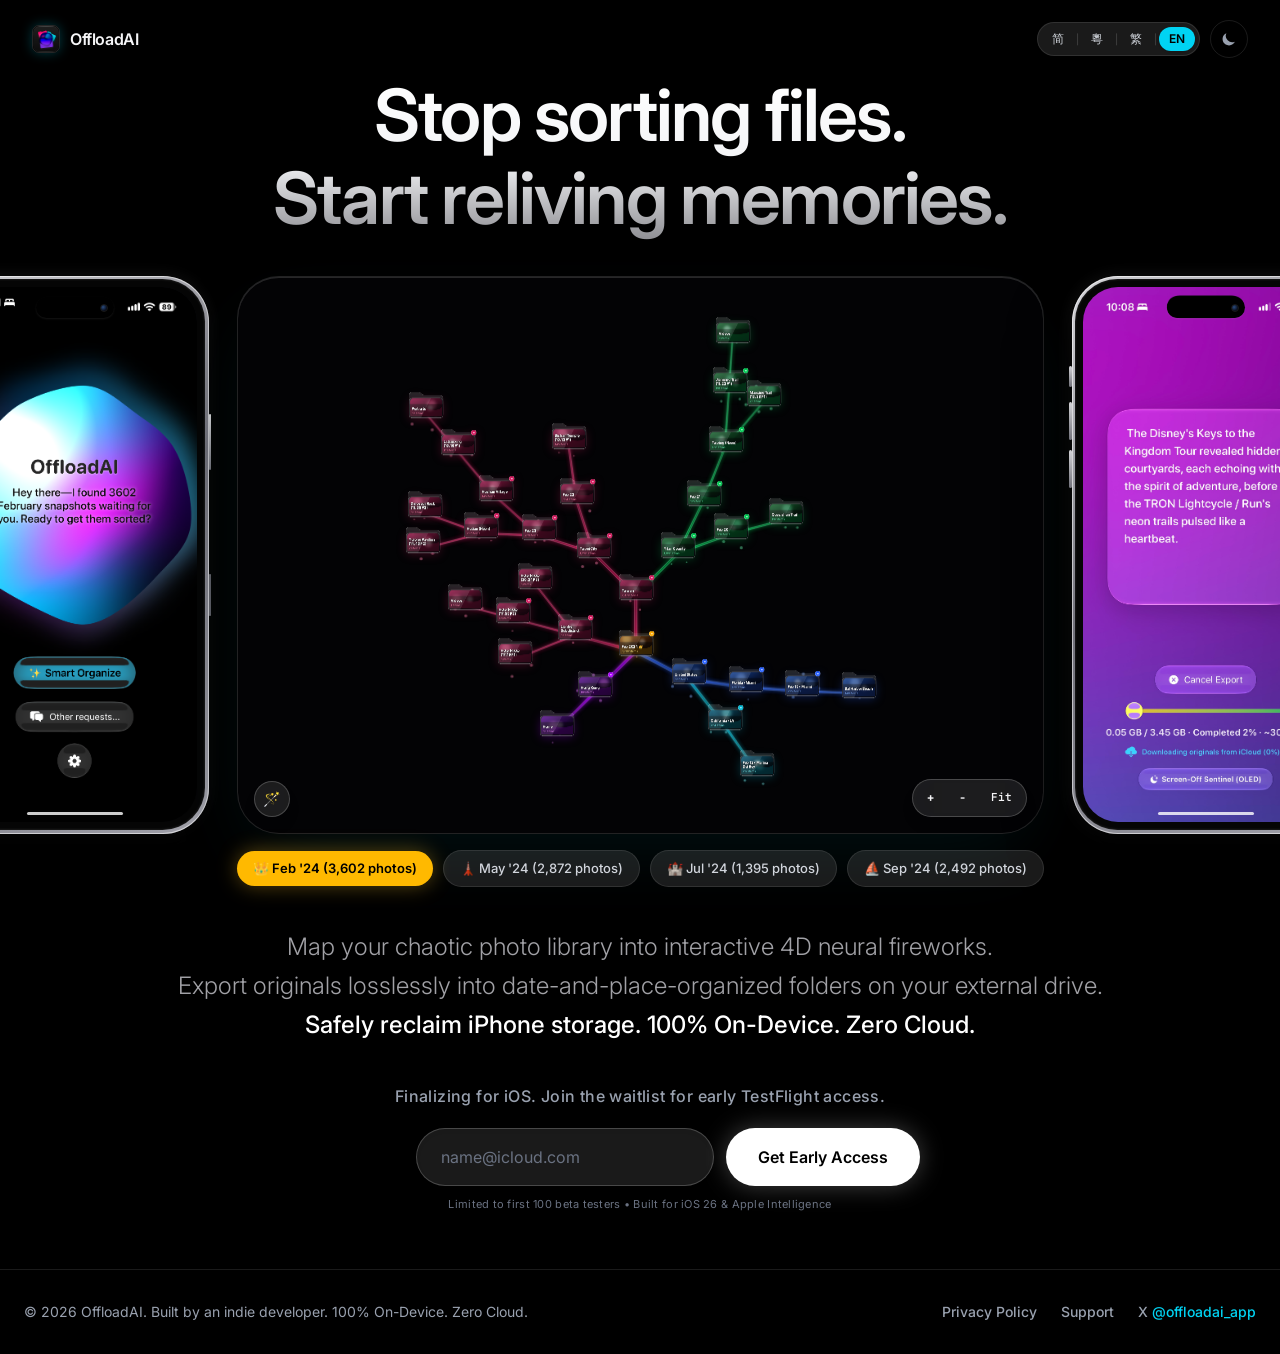
<file: index.html>
<!--
// ==========================================
// File: index.html
// Project: OffloadAI
// Version: 6.2.0
// Description: Production-ready Apple-like Single-Page HTML with full 4-Language localization (简|粵|繁|EN) for all copy, nodes, and iPhone screenshots (with automatic fallback to base filenames). Includes True Liquid Glass Folder Cards, Dual-Rail Neon Tension Lines, AABB Auto-Fit Camera, Real Metadata-Verified Jul & Sep Galaxy Trees, Apple-compliant copy, and Loops.so integration.
// Created by Anthony on 17/8/2026.
// ==========================================
-->
<!DOCTYPE html>
<html lang="en" class="scroll-smooth dark">
    <head>
        <meta charset="UTF-8">
            <meta name="viewport" content="width=device-width, initial-scale=1.0">
                <meta http-equiv="Cache-Control" content="no-cache, no-store, must-revalidate">
                    <meta http-equiv="Pragma" content="no-cache">
                        <meta http-equiv="Expires" content="0">
                            <title>OffloadAI | Stop sorting files. Start reliving memories.</title>
                            <meta name="description" content="Map your chaotic photo library into interactive 4D neural fireworks. Export originals losslessly into date-and-place-organized folders on your external drive. Safely reclaim iPhone storage. 100% On-Device. Zero Cloud.">
                                
                                <!-- Open Graph / Social Preview (iMessage, WhatsApp, LinkedIn, Threads) -->
                                <meta property="og:type" content="website">
                                    <meta property="og:url" content="https://offloadai.space/">
                                        <meta property="og:site_name" content="OffloadAI">
                                            <meta property="og:title" content="OffloadAI — Stop sorting files. Start reliving memories.">
                                                <meta property="og:description" content="Map your chaotic photo library into interactive 4D neural fireworks. Export originals losslessly into date-and-place-organized folders on your external drive. 100% On-Device. Zero Cloud.">
                                                    <meta property="og:image" content="https://offloadai.space/og-image.png">
                                                        <meta property="og:image:width" content="1200">
                                                            <meta property="og:image:height" content="610">
                                                                
                                                                <!-- X (Twitter) Large Summary Card -->
                                                                <meta name="twitter:card" content="summary_large_image">
                                                                    <meta name="twitter:site" content="@offloadai_app">
                                                                        <meta name="twitter:title" content="OffloadAI — Stop sorting files. Start reliving memories.">
                                                                            <meta name="twitter:description" content="Map your chaotic photo library into interactive 4D neural fireworks. Export originals losslessly to your external drive. 100% On-Device. Zero Cloud.">
                                                                                <meta name="twitter:image" content="https://offloadai.space/og-image.png">
                                                                                    
                                                                                    <!-- Inter & JetBrains Mono Fonts (San Francisco / SF Mono fallback) -->
                                                                                    <link rel="preconnect" href="https://fonts.googleapis.com">
                                                                                        <link rel="preconnect" href="https://fonts.gstatic.com" crossorigin>
                                                                                            <link href="https://fonts.googleapis.com/css2?family=Inter:wght@300;400;500;600;700&family=JetBrains+Mono:wght@400;500;600&display=swap" rel="stylesheet">
                                                                                                
                                                                                                <!-- Tailwind CSS (Compiled Static Build) -->
                                                                                                <link rel="stylesheet" href="styles.css">
                                                                                                    
                                                                                                    <script>
                                                                                                        if (localStorage.getItem('color-theme') === 'light') {
                                                                                                            document.documentElement.classList.remove('dark');
                                                                                                        } else {
                                                                                                            document.documentElement.classList.add('dark');
                                                                                                        }
                                                                                                    </script>
                                                                                                    
                                                                                                    <style>
                                                                                                        body {
                                                                                                            transition: background-color 0.35s cubic-bezier(0.4, 0, 0.2, 1), color 0.35s cubic-bezier(0.4, 0, 0.2, 1);
                                                                                                            overflow-x: hidden;
                                                                                                        }
                                                                                                        
                                                                                                        /* ==========================================
                                                                                                         1. Center Interactive Stage Glassmorphism
                                                                                                         ========================================== */
                                                                                                        .stage-glass {
                                                                                                            background: rgba(244, 244, 248, 0.88);
                                                                                                            backdrop-filter: blur(24px) saturate(180%);
                                                                                                            -webkit-backdrop-filter: blur(24px) saturate(180%);
                                                                                                            border: 1px solid rgba(0, 0, 0, 0.08);
                                                                                                            box-shadow: 0 24px 60px -15px rgba(0, 0, 0, 0.08), inset 0 1px 0 0 rgba(255, 255, 255, 0.9);
                                                                                                        }
                                                                                                        .dark .stage-glass {
                                                                                                            background: #030305;
                                                                                                            border: 1px solid rgba(255, 255, 255, 0.12);
                                                                                                            box-shadow: 0 30px 80px -20px rgba(0, 229, 255, 0.08), 0 25px 60px -15px rgba(0, 0, 0, 0.95), inset 0 1px 0 0 rgba(255, 255, 255, 0.14);
                                                                                                        }
                                                                                                        
                                                                                                        /* ==========================================
                                                                                                         2. iPhone 18 Pro Hardware Frame (Fixed Absolute Inset)
                                                                                                         Light Mode: Space Black / Dark Gray Titanium
                                                                                                         Dark Mode: Brushed Natural Silver Titanium
                                                                                                         ========================================== */
                                                                                                        .iphone-18-frame {
                                                                                                            position: relative;
                                                                                                            width: 268px;
                                                                                                            height: 558px;
                                                                                                            border-radius: 46px;
                                                                                                            transition: background 0.35s ease, box-shadow 0.35s ease;
                                                                                                            background: linear-gradient(145deg, #3a3a3f 0%, #18181b 50%, #27272c 100%);
                                                                                                            box-shadow:
                                                                                                            0 25px 50px rgba(0, 0, 0, 0.22),
                                                                                                            0 0 0 1px rgba(255, 255, 255, 0.14) inset;
                                                                                                        }
                                                                                                        .dark .iphone-18-frame {
                                                                                                            background: linear-gradient(145deg, #d4d4d8 0%, #71717a 48%, #a1a1aa 100%);
                                                                                                            box-shadow:
                                                                                                            0 30px 60px rgba(0, 0, 0, 0.85),
                                                                                                            0 0 0 1px rgba(255, 255, 255, 0.55) inset,
                                                                                                            0 0 20px rgba(255, 255, 255, 0.08);
                                                                                                        }
                                                                                                        
                                                                                                        .iphone-bezel {
                                                                                                            position: absolute;
                                                                                                            inset: 3.5px;
                                                                                                            background: #050505;
                                                                                                            border-radius: 42.5px;
                                                                                                            box-shadow: inset 0 0 3px rgba(255, 255, 255, 0.18);
                                                                                                        }
                                                                                                        
                                                                                                        .iphone-screen {
                                                                                                            position: absolute;
                                                                                                            inset: 8px;
                                                                                                            background: radial-gradient(circle at 50% 38%, #161824 0%, #06070a 100%);
                                                                                                            border-radius: 35px;
                                                                                                            overflow: hidden;
                                                                                                            color: #ffffff;
                                                                                                        }
                                                                                                        
                                                                                                        .dynamic-island {
                                                                                                            position: absolute;
                                                                                                            top: 10px;
                                                                                                            left: 50%;
                                                                                                            transform: translateX(-50%);
                                                                                                            width: 78px;
                                                                                                            height: 21px;
                                                                                                            background: #000000;
                                                                                                            border-radius: 16px;
                                                                                                            z-index: 30;
                                                                                                            display: flex;
                                                                                                            align-items: center;
                                                                                                            justify-content: flex-end;
                                                                                                            padding-right: 6px;
                                                                                                            box-shadow: 0 1px 2px rgba(255, 255, 255, 0.08);
                                                                                                        }
                                                                                                        
                                                                                                        .camera-lens {
                                                                                                            width: 8px;
                                                                                                            height: 8px;
                                                                                                            border-radius: 50%;
                                                                                                            background: radial-gradient(circle at 35% 35%, #2b4c7e, #0a1122 65%, #000 100%);
                                                                                                            border: 1px solid #1a1a1a;
                                                                                                        }
                                                                                                        
                                                                                                        .hw-btn {
                                                                                                            position: absolute;
                                                                                                            background: linear-gradient(to bottom, #45454c, #1f1f23);
                                                                                                            border-radius: 3px;
                                                                                                        }
                                                                                                        .dark .hw-btn {
                                                                                                            background: linear-gradient(to bottom, #d4d4d8, #71717a);
                                                                                                        }
                                                                                                        .btn-action { left: -2.5px; top: 90px; width: 2.5px; height: 21px; }
                                                                                                        .btn-vol-up { left: -2.5px; top: 126px; width: 2.5px; height: 38px; }
                                                                                                        .btn-vol-down { left: -2.5px; top: 174px; width: 2.5px; height: 38px; }
                                                                                                        .btn-power { right: -2.5px; top: 138px; width: 2.5px; height: 56px; }
                                                                                                        .btn-camera-control {
                                                                                                            position: absolute;
                                                                                                            right: -2px;
                                                                                                            top: 298px;
                                                                                                            width: 2px;
                                                                                                            height: 42px;
                                                                                                            background: #27272a;
                                                                                                            border-radius: 2px;
                                                                                                            box-shadow: inset 0 0 2px rgba(255, 255, 255, 0.25);
                                                                                                        }
                                                                                                        .dark .btn-camera-control {
                                                                                                            background: #52525b;
                                                                                                        }
                                                                                                        
                                                                                                        .home-indicator {
                                                                                                            position: absolute;
                                                                                                            bottom: 7px;
                                                                                                            left: 50%;
                                                                                                            transform: translateX(-50%);
                                                                                                            width: 96px;
                                                                                                            height: 3.5px;
                                                                                                            background: rgba(255, 255, 255, 0.8);
                                                                                                            border-radius: 4px;
                                                                                                            z-index: 30;
                                                                                                        }
                                                                                                        
                                                                                                        /* ==========================================
                                                                                                         3. True Liquid Glass Folder Card (1:1 Port of SVGFolderCard.swift)
                                                                                                         ========================================== */
                                                                                                        .liquid-node {
                                                                                                            position: absolute;
                                                                                                            transform-origin: center center;
                                                                                                            cursor: pointer;
                                                                                                            user-select: none;
                                                                                                            will-change: transform, left, top;
                                                                                                        }
                                                                                                        .liquid-node:hover {
                                                                                                            z-index: 100 !important;
                                                                                                        }
                                                                                                        .folder-card-box {
                                                                                                            position: relative;
                                                                                                            width: 100px;
                                                                                                            height: 75px;
                                                                                                            transition: transform 0.22s cubic-bezier(0.34, 1.56, 0.64, 1), filter 0.22s ease;
                                                                                                        }
                                                                                                        .liquid-node:hover .folder-card-box {
                                                                                                            transform: scale(1.14);
                                                                                                        }
                                                                                                        
                                                                                                        /* Layer A: FolderBackShape Glass (Top tab y:0..17 refracts background lines clearly) */
                                                                                                        .folder-back-glass {
                                                                                                            position: absolute;
                                                                                                            inset: 0;
                                                                                                            clip-path: path('M 0,65 L 0,10 Q 0,0 10,0 L 28,0 Q 33,0 36,4.5 Q 38.5,8.5 44,8.5 L 90,8.5 Q 100,8.5 100,18.5 L 100,65 Q 100,75 90,75 L 10,75 Q 0,75 0,65 Z');
                                                                                                            background: linear-gradient(180deg, rgba(255, 255, 255, 0.52) 0%, rgba(235, 235, 242, 0.32) 100%);
                                                                                                            backdrop-filter: blur(12px) saturate(190%);
                                                                                                            -webkit-backdrop-filter: blur(12px) saturate(190%);
                                                                                                        }
                                                                                                        .dark .folder-back-glass {
                                                                                                            background: linear-gradient(180deg, rgba(255, 255, 255, 0.14) 0%, rgba(20, 20, 28, 0.28) 100%);
                                                                                                            backdrop-filter: blur(12px) saturate(200%);
                                                                                                            -webkit-backdrop-filter: blur(12px) saturate(200%);
                                                                                                        }
                                                                                                        
                                                                                                        /* Layer B: 90x50 Recessed Photo Thumbnail + Blurred Glow + FolderFrontShape Glass Pocket */
                                                                                                        .folder-photo-pocket {
                                                                                                            position: absolute;
                                                                                                            inset: 0;
                                                                                                            clip-path: path('M 0,27 Q 0,17 10,17 L 90,17 Q 100,17 100,27 L 100,65 Q 100,75 90,75 L 10,75 Q 0,75 0,65 Z');
                                                                                                            background: rgba(255, 255, 255, 0.22);
                                                                                                            backdrop-filter: blur(8px) saturate(160%);
                                                                                                            -webkit-backdrop-filter: blur(8px) saturate(160%);
                                                                                                            overflow: hidden;
                                                                                                        }
                                                                                                        .dark .folder-photo-pocket {
                                                                                                            background: rgba(18, 18, 24, 0.42);
                                                                                                            backdrop-filter: blur(8px) saturate(180%);
                                                                                                            -webkit-backdrop-filter: blur(8px) saturate(180%);
                                                                                                        }
                                                                                                        
                                                                                                        /* Layer C: Specular SVG Rim Overlay */
                                                                                                        .folder-rim-svg {
                                                                                                            position: absolute;
                                                                                                            inset: 0;
                                                                                                            width: 100px;
                                                                                                            height: 75px;
                                                                                                            pointer-events: none;
                                                                                                            overflow: visible;
                                                                                                        }
                                                                                                        
                                                                                                        /* Layer D: Top-Right Expand Badge (- circle from SVGFolderCard.swift) */
                                                                                                        .folder-expand-badge {
                                                                                                            position: absolute;
                                                                                                            top: 2px;
                                                                                                            right: -4px;
                                                                                                            width: 16px;
                                                                                                            height: 16px;
                                                                                                            border-radius: 999px;
                                                                                                            display: flex;
                                                                                                            align-items: center;
                                                                                                            justify-content: center;
                                                                                                            font-size: 11px;
                                                                                                            font-weight: 900;
                                                                                                            color: #ffffff;
                                                                                                            box-shadow: 0 2px 6px rgba(0, 0, 0, 0.45);
                                                                                                            border: 1px solid rgba(255, 255, 255, 0.45);
                                                                                                            z-index: 10;
                                                                                                        }
                                                                                                    </style>
                                                                                                </head>
    
    <body class="antialiased bg-offload-gray-light text-offload-gray-dark dark:bg-offload-black dark:text-[#f5f5f7] selection:bg-cyan-500/20 selection:text-cyan-600 dark:selection:bg-cyan-400/30 dark:selection:text-white min-h-screen flex flex-col justify-between">
        
        <!-- Top Navigation: Brand + Light/Dark App Icon Left | 简|粵|繁|EN + Theme Toggle Right -->
        <header class="w-full max-w-[1440px] mx-auto px-5 sm:px-8 pt-5 pb-2 flex justify-between items-center z-50">
            <div class="flex items-center gap-2.5">
                <!-- 🖼️ ANTHONY 左上角 App Icon (Light / Dark Mode 雙圖片位) -->
                <img src="app_icon_light.png" alt="OffloadAI Icon" class="w-7 h-7 rounded-[7px] object-cover block dark:hidden shadow-sm border border-black/10" onerror="this.style.display='none'">
                    <img src="app_icon_dark.png" alt="OffloadAI Icon" class="w-7 h-7 rounded-[7px] object-cover hidden dark:block shadow-[0_0_12px_rgba(0,229,255,0.25)] border border-white/15" onerror="this.style.display='none'">
                        <span class="font-semibold tracking-tight text-sm md:text-base">OffloadAI</span>
                    </div>
            
            <!-- Right Controls: 简 | 粵 | 繁 | EN (Default EN) + Theme Toggle -->
            <div class="flex items-center gap-2.5">
                <div class="flex items-center gap-0.5 bg-black/5 dark:bg-white/10 backdrop-blur-xl p-1 rounded-full border border-black/5 dark:border-white/10">
                    <button data-lang="sc" class="lang-btn px-2.5 py-1 rounded-full text-xs font-medium text-gray-600 dark:text-gray-300 hover:text-black dark:hover:text-white transition-all">简</button>
                    <span class="text-gray-300 dark:text-white/20 text-[10px]">|</span>
                    <button data-lang="yue" class="lang-btn px-2.5 py-1 rounded-full text-xs font-medium text-gray-600 dark:text-gray-300 hover:text-black dark:hover:text-white transition-all">粵</button>
                    <span class="text-gray-300 dark:text-white/20 text-[10px]">|</span>
                    <button data-lang="tc" class="lang-btn px-2.5 py-1 rounded-full text-xs font-medium text-gray-600 dark:text-gray-300 hover:text-black dark:hover:text-white transition-all">繁</button>
                    <span class="text-gray-300 dark:text-white/20 text-[10px]">|</span>
                    <button data-lang="en" class="lang-btn px-2.5 py-1 rounded-full text-xs font-semibold bg-cyan-400 text-black shadow-sm transition-all">EN</button>
                </div>
                
                <button id="theme-toggle" type="button" class="text-gray-500 dark:text-gray-400 hover:bg-black/5 dark:hover:bg-white/10 rounded-full text-sm p-2.5 transition-colors border border-black/5 dark:border-white/10" aria-label="Toggle Dark/Light Mode">
                    <svg class="w-4 h-4 hidden dark:block" fill="currentColor" viewBox="0 0 20 20">
                        <path d="M17.293 13.293A8 8 0 016.707 2.707a8.001 8.001 0 1010.586 10.586z"></path>
                    </svg>
                    <svg class="w-4 h-4 block dark:hidden" fill="currentColor" viewBox="0 0 20 20">
                        <path d="M10 2a1 1 0 011 1v1a1 1 0 11-2 0V3a1 1 0 011-1zm4 8a4 4 0 11-8 0 4 4 0 018 0zm-.464 4.95l.707.707a1 1 0 001.414-1.414l-.707-.707a1 1 0 00-1.414 1.414zm2.12-10.607a1 1 0 010 1.414l-.706.707a1 1 0 11-1.414-1.414l.707-.707a1 1 0 011.414 0zM17 11a1 1 0 100-2h-1a1 1 0 100 2h1zm-7 4a1 1 0 011 1v1a1 1 0 11-2 0v-1a1 1 0 011-1zM5.05 6.464A1 1 0 106.465 5.05l-.708-.707a1 1 0 00-1.414 1.414l.707.707zm1.414 8.486l-.707.707a1 1 0 01-1.414-1.414l.707-.707a1 1 0 011.414 1.414zM4 11a1 1 0 100-2H3a1 1 0 000 2h1z" fill-rule="evenodd" clip-rule="evenodd"></path>
                    </svg>
                </button>
            </div>
        </header>
        
        <!-- Main Content -->
        <main class="flex-grow flex flex-col items-center justify-center px-4 sm:px-8 pt-2 pb-14 w-full max-w-[1440px] mx-auto">
            
            <!-- 1. H1 Headline (Full i18n + descender-safe padding) -->
            <div class="max-w-4xl mx-auto text-center z-10 mb-5 md:mb-7">
                <h1 id="i18n-h1" class="text-4xl sm:text-6xl md:text-7xl font-semibold tracking-tight leading-[1.15] pb-2 bg-gradient-to-b from-gray-950 via-gray-800 to-gray-500 dark:from-white dark:via-gray-100 dark:to-[#86868b] text-transparent bg-clip-text">
                    Stop sorting files.<br>Start reliving memories.
                </h1>
            </div>
            
            <!-- 2. Triptych Stage: Mobile (Left Phone -> Canvas + 2x2 Dock -> Right Phone) | Desktop (Left Phone | Canvas + Single-Row Dock | Right Phone) -->
            <div class="w-full flex flex-col lg:flex-row items-center lg:items-start justify-center gap-7 lg:gap-6 xl:gap-7 mb-10">
                
                <!-- LEFT IPHONE: Act I Welcome Screenshot Slot -->
                <div class="order-1 flex-shrink-0">
                    <div class="iphone-18-frame">
                        <div class="hw-btn btn-action"></div>
                        <div class="hw-btn btn-vol-up"></div>
                        <div class="hw-btn btn-vol-down"></div>
                        <div class="hw-btn btn-power"></div>
                        <div class="btn-camera-control"></div>
                        
                        <div class="iphone-bezel">
                            <div class="iphone-screen">
                                <div class="dynamic-island">
                                    <div class="camera-lens"></div>
                                </div>
                                
                                <img
                                    id="blob-img-light"
                                    src="blob_screen_en_light.png"
                                    alt="OffloadAI Welcome Screen (Light)"
                                    class="absolute inset-0 w-full h-full object-cover z-20 block dark:hidden"
                                    onerror="if(!this.dataset.fb){this.dataset.fb='1';this.src='blob_screen_light.png';}else{this.style.display='none';}"
                                    >
                                    <img
                                        id="blob-img-dark"
                                        src="blob_screen_en_dark.png"
                                        alt="OffloadAI Welcome Screen (Dark)"
                                        class="absolute inset-0 w-full h-full object-cover z-20 hidden dark:block"
                                        onerror="if(!this.dataset.fb){this.dataset.fb='1';this.src='blob_screen_dark.png';}else{this.style.display='none';}"
                                        >
                                        
                                        <div class="absolute top-3.5 inset-x-6 flex justify-between text-[10px] font-semibold opacity-80 z-10">
                                            <span>9:41</span>
                                            <span>5G • 100%</span>
                                        </div>
                                        <div class="absolute inset-0 flex items-center justify-center px-5 text-center z-10">
                                            <div class="bg-white/10 backdrop-blur-md border border-white/15 rounded-2xl p-4 text-xs leading-relaxed text-white/90 w-full">
                                                <div class="text-cyan-400 font-mono text-[10px] uppercase tracking-wider mb-1">Act I • Welcome</div>
                                                <strong id="blob-fallback-label" class="text-xs block mb-1">blob_screen_en_light.png<br>blob_screen_en_dark.png</strong>
                                                <span class="text-[11px] text-white/60">Or place base blob_screen_light.png / dark.png in root folder.</span>
                                            </div>
                                        </div>
                                        <div class="home-indicator"></div>
                                    </div>
                        </div>
                    </div>
                </div>
                
                <!-- CENTER COLUMN: 8-Level Dandelion Universe + Attached 4-Month Dock -->
                <div class="order-2 w-full lg:flex-1 flex flex-col items-center">
                    <div class="w-full h-[440px] sm:h-[520px] lg:h-[558px] min-h-[440px] relative">
                        <div id="canvas-stage" style="touch-action: none; -webkit-touch-callout: none;" class="stage-glass w-full h-full min-h-[440px] rounded-[42px] relative overflow-hidden select-none touch-none">
                            
                            <!-- Layer 1: Dual-Rail Neon Tension Lines & Stardust Particles -->
                            <canvas id="fireworks-canvas" class="absolute inset-0 w-full h-full z-10 cursor-grab active:cursor-grabbing"></canvas>
                            
                            <!-- Layer 2: True Liquid Glass Folder Cards -->
                            <div id="camera-world" class="absolute inset-0 w-full h-full z-20 pointer-events-none origin-top-left"></div>
                            
                            <!-- Bottom-Left Circular Magic Wand Button (🪄) -->
                            <button id="firework-btn" type="button" class="absolute bottom-4 left-4 z-30 w-9 h-9 rounded-full bg-black/10 dark:bg-white/10 hover:bg-cyan-500/25 dark:hover:bg-cyan-400/25 backdrop-blur-xl border border-black/10 dark:border-white/20 flex items-center justify-center text-sm shadow-lg transition-all active:scale-90" title="Re-Trigger Firework Layout">
                                🪄
                            </button>
                            
                            <!-- Bottom-Right Micro Zoom Controls (+ / - / Fit) -->
                            <div class="absolute bottom-4 right-4 z-30 flex items-center gap-1 bg-black/10 dark:bg-white/10 backdrop-blur-xl p-1 rounded-full border border-black/10 dark:border-white/20 shadow-lg">
                                <button id="zoom-in-btn" type="button" class="w-7 h-7 rounded-full text-xs font-mono font-bold hover:bg-black/10 dark:hover:bg-white/20 transition-colors" title="Zoom In">+</button>
                                <button id="zoom-out-btn" type="button" class="w-7 h-7 rounded-full text-xs font-mono font-bold hover:bg-black/10 dark:hover:bg-white/20 transition-colors" title="Zoom Out">&minus;</button>
                                <button id="zoom-fit-btn" type="button" class="px-2.5 h-7 rounded-full text-[11px] font-mono font-semibold hover:bg-black/10 dark:hover:bg-white/20 transition-colors" title="Fit Entire Universe">Fit</button>
                            </div>
                        </div>
                    </div>
                    
                    <!-- 3. 4-Month Control Dock (2x2 Grid on Mobile, Single Row on Desktop) -->
                    <div class="w-full max-w-md sm:max-w-none grid grid-cols-2 sm:flex sm:flex-wrap lg:flex-nowrap items-center justify-center gap-2 lg:gap-2.5 mt-4 z-20">
                        <button id="btn-cluster-feb" data-cluster="feb" class="cluster-btn w-full sm:w-auto truncate px-2.5 sm:px-3.5 lg:px-4 py-2.5 sm:py-2 rounded-full text-[11px] sm:text-[13px] font-semibold transition-all bg-amber-400 text-black shadow-[0_0_20px_rgba(251,191,36,0.35)]">
                            👑 Feb '24 (3,602 photos)
                        </button>
                        <button id="btn-cluster-may" data-cluster="may" class="cluster-btn w-full sm:w-auto truncate px-2.5 sm:px-3.5 lg:px-4 py-2.5 sm:py-2 rounded-full text-[11px] sm:text-[13px] font-medium transition-all bg-black/5 dark:bg-white/10 text-gray-700 dark:text-gray-300 hover:bg-black/10 dark:hover:bg-white/15 border border-black/5 dark:border-white/10">
                            🗼 May '24 (2,872 photos)
                        </button>
                        <button id="btn-cluster-jul" data-cluster="jul" class="cluster-btn w-full sm:w-auto truncate px-2.5 sm:px-3.5 lg:px-4 py-2.5 sm:py-2 rounded-full text-[11px] sm:text-[13px] font-medium transition-all bg-black/5 dark:bg-white/10 text-gray-700 dark:text-gray-300 hover:bg-black/10 dark:hover:bg-white/15 border border-black/5 dark:border-white/10">
                            🏰 Jul '24 (1,395 photos)
                        </button>
                        <button id="btn-cluster-sep" data-cluster="sep" class="cluster-btn w-full sm:w-auto truncate px-2.5 sm:px-3.5 lg:px-4 py-2.5 sm:py-2 rounded-full text-[11px] sm:text-[13px] font-medium transition-all bg-black/5 dark:bg-white/10 text-gray-700 dark:text-gray-300 hover:bg-black/10 dark:hover:bg-white/15 border border-black/5 dark:border-white/10">
                            ⛵ Sep '24 (2,492 photos)
                        </button>
                    </div>
                </div>
                
                <!-- RIGHT IPHONE: Act V Export Screenshot Slot -->
                <div class="order-3 flex-shrink-0">
                    <div class="iphone-18-frame">
                        <div class="hw-btn btn-action"></div>
                        <div class="hw-btn btn-vol-up"></div>
                        <div class="hw-btn btn-vol-down"></div>
                        <div class="hw-btn btn-power"></div>
                        <div class="btn-camera-control"></div>
                        
                        <div class="iphone-bezel">
                            <div class="iphone-screen">
                                <div class="dynamic-island">
                                    <div class="camera-lens"></div>
                                </div>
                                
                                <img
                                    id="export-img"
                                    src="export_screen_en.png"
                                    alt="OffloadAI Export Screen"
                                    class="absolute inset-0 w-full h-full object-cover z-20"
                                    onerror="if(!this.dataset.fb){this.dataset.fb='1';this.src='export_screen.png';}else{this.style.display='none';}"
                                    >
                                    
                                    <div class="absolute top-3.5 inset-x-6 flex justify-between text-[10px] font-semibold opacity-80 z-10">
                                        <span>9:41</span>
                                        <span>5G • 100%</span>
                                    </div>
                                    <div class="absolute inset-0 flex items-center justify-center px-5 text-center z-10">
                                        <div class="bg-white/10 backdrop-blur-md border border-white/15 rounded-2xl p-4 text-xs leading-relaxed text-white/90 w-full">
                                            <div class="text-amber-400 font-mono text-[10px] uppercase tracking-wider mb-1">Act V • External Drive Offload</div>
                                            <strong id="export-fallback-label" class="text-sm block mb-1">export_screen.png</strong>
                                            <span class="text-[11px] text-white/60">Place export_screen.png (or export_screen_tc/yue/sc.png) in root folder.</span>
                                        </div>
                                    </div>
                                    <div class="home-indicator"></div>
                            </div>
                        </div>
                    </div>
                </div>
                
            </div>
            
            <!-- 4. H2 Sub-headline -->
            <div class="max-w-5xl mx-auto text-center z-10 mb-10 px-2">
                <p id="i18n-h2" class="text-lg sm:text-xl md:text-2xl text-gray-600 dark:text-[#a1a1a6] font-light leading-relaxed">
                Map your chaotic photo library into interactive 4D neural fireworks.<br>Export originals losslessly into date-and-place-organized folders on your external drive.<br>Safely reclaim iPhone storage. <span class="text-gray-900 dark:text-white font-medium">100% On-Device. Zero Cloud.</span>
                </p>
            </div>
            
            <!-- 5. Waitlist / Loops.so Form Section -->
            <div class="max-w-2xl mx-auto text-center z-10 w-full px-2">
                <p id="i18n-cta-hint" class="text-xs sm:text-sm md:text-base text-gray-500 dark:text-gray-400 mb-5 font-medium tracking-wide">
                Finalizing for iOS. Join the waitlist for early TestFlight access.
                </p>
                
                <!-- ==========================================================
                🚀 ANTHONY 請注意：下方 action="" 即為你的 Loops.so 表單連結
                ========================================================== -->
                <form
                    id="waitlist-form"
                    action="https://app.loops.so/api/newsletter-form/cmsobrbw100mu0j23awiezkrv"
                    method="POST"
                    class="flex flex-col sm:flex-row gap-3 w-full max-w-md mx-auto relative"
                    >
                    <input
                        id="i18n-email-input"
                        type="email"
                        name="email"
                        placeholder="name@icloud.com"
                        required
                        class="flex-1 bg-black/5 dark:bg-white/10 border border-black/10 dark:border-white/20 rounded-full px-6 py-4 text-sm sm:text-base text-black dark:text-white placeholder-gray-500 focus:outline-none focus:border-cyan-500 dark:focus:border-cyan-400 focus:bg-white dark:focus:bg-white/15 transition-all shadow-inner"
                        >
                        <button
                            type="submit"
                            id="waitlist-submit"
                            class="px-8 py-4 bg-black dark:bg-white text-white dark:text-black font-semibold text-sm sm:text-base rounded-full hover:scale-[1.03] active:scale-95 transition-all duration-200 shadow-[0_10px_25px_-5px_rgba(0,0,0,0.3)] dark:shadow-[0_0_25px_rgba(255,255,255,0.25)] whitespace-nowrap"
                            >
                            Get Early Access
                        </button>
                </form>
                <p id="waitlist-feedback" class="text-xs font-medium text-emerald-500 mt-3 hidden">
                🎉 You're on the list! We'll send your TestFlight invite soon.
                </p>
                <p id="i18n-beta-note" class="text-[11px] text-gray-400 dark:text-gray-500 mt-2.5 tracking-wide">
                Limited to first 100 beta testers • Built for iOS 26 &amp; Apple Intelligence
                </p>
            </div>
            
        </main>
        
        <!-- 6. Footer -->
        <footer class="py-8 px-6 border-t border-black/5 dark:border-white/10 transition-colors">
            <div class="max-w-7xl mx-auto flex flex-col sm:flex-row items-center justify-between gap-3 text-xs sm:text-sm text-gray-500 dark:text-gray-400 text-center sm:text-left">
                <p id="i18n-footer-left" class="sm:whitespace-nowrap">© 2026 OffloadAI. Built by an indie developer. 100% On-Device. Zero Cloud.</p>
                <div class="flex items-center justify-center gap-5 sm:gap-6 sm:whitespace-nowrap">
                    <a id="i18n-footer-privacy" href="privacy.html" target="_blank" rel="noopener noreferrer" class="font-medium hover:text-black dark:hover:text-white transition-colors">Privacy Policy</a>
                    <a id="i18n-footer-support" href="mailto:support@offloadai.space" class="font-medium hover:text-black dark:hover:text-white transition-colors">Support</a>
                    <a href="https://x.com/offloadai_app" target="_blank" rel="noopener noreferrer" class="font-medium hover:text-black dark:hover:text-white transition-colors">
                        <span id="i18n-footer-right">X</span> <span class="text-cyan-600 dark:text-cyan-400">@offloadai_app</span>
                    </a>
                </div>
            </div>
        </footer>
        
        <!-- ==========================================
        7. Full 4-Language I18N Dictionary & Interactive Visual Engine
        ========================================== -->
        <script>
            (function() {
                // --- A. Full Page 4-Language Copy Dictionary (EN / TC / YUE / SC) ---
                const PAGE_I18N = {
                    en: {
                        title: "OffloadAI | Stop sorting files. Start reliving memories.",
                        h1: "Stop sorting files.<br>Start reliving memories.",
                        h2: 'Map your chaotic photo library into interactive 4D neural fireworks.<br><span class="sm:whitespace-nowrap">Export originals losslessly into date-and-place-organized folders on your external drive.</span><br><span class="text-gray-900 dark:text-white font-medium">Safely reclaim iPhone storage.<br class="sm:hidden"> 100% On-Device.<br class="sm:hidden"> Zero Cloud.</span>',
                        btnFeb: "👑 Feb '24 (3,602 photos)",
                        btnMay: "🗼 May '24 (2,872 photos)",
                        btnJul: "🏰 Jul '24 (1,395 photos)",
                        btnSep: "⛵ Sep '24 (2,492 photos)",
                        ctaHint: "Finalizing for iOS. Join the waitlist for early TestFlight access.",
                        emailPlaceholder: "name@icloud.com",
                        ctaBtn: "Get Early Access",
                        ctaJoining: "Joining...",
                        ctaJoined: "Joined ✅",
                        ctaFeedback: "🎉 You're on the list! We'll send your TestFlight invite soon.",
                        betaNote: "Limited to first 100 beta testers • Built for iOS 26 & Apple Intelligence",
                        footerLeft: "© 2026 OffloadAI. Built by an indie developer. 100% On-Device. Zero Cloud.",
                        footerPrivacy: "Privacy Policy",
                        footerSupport: "Support",
                        footerRight: "X",
                        fitLabel: "Fit"
                    },
                    tc: {
                        title: "OffloadAI | 別再整理檔案。開始重溫回憶。",
                        h1: "別再整理檔案。<br>開始重溫回憶。",
                        h2: '將混亂圖庫化為互動式 4D 神經元煙花星圖。<br>自動依時間與地點建立分類資料夾，無損匯出至外接硬碟。<br><span class="text-gray-900 dark:text-white font-medium">安全清理原圖釋放 iPhone 空間。<br class="sm:hidden">100% 本機運算。<br class="sm:hidden">零雲端上傳。</span>',
                        btnFeb: "👑 24年2月 (3,602 張相片)",
                        btnMay: "🗼 24年5月 (2,872 張相片)",
                        btnJul: "🏰 24年7月 (1,395 張相片)",
                        btnSep: "⛵ 24年9月 (2,492 張相片)",
                        ctaHint: "iOS 正式版最後衝刺中。立即加入候補名單，搶先獲取 TestFlight 測試資格。",
                        emailPlaceholder: "name@icloud.com",
                        ctaBtn: "搶先體驗",
                        ctaJoining: "提交中...",
                        ctaJoined: "已加入 ✅",
                        ctaFeedback: "🎉 成功加入名單！我們將盡快寄出 TestFlight 邀請。",
                        betaNote: "首批限量 100 名測試員 • 專為 iOS 26 與 Apple Intelligence 打造",
                        footerLeft: "© 2026 OffloadAI. 由獨立開發者打造。100% 本機運算，零雲端上傳。",
                        footerPrivacy: "私隱政策",
                        footerSupport: "技術支援",
                        footerRight: "X",
                        fitLabel: "置中"
                    },
                    yue: {
                        title: "OffloadAI | 唔使再執相。開始重溫回憶。",
                        h1: "唔使再執相。<br>開始重溫回憶。",
                        h2: '將混亂相簿變成互動式 4D 神經元煙花星圖。<br>按時間地點自動分好資料夾，無損過相落外置硬碟。<br>安全清理原圖釋放 iPhone 空間。<span class="text-gray-900 dark:text-white font-medium">100% 本機運算。零雲端上傳。</span>',
                        btnFeb: "👑 24年2月 (3,602 張相)",
                        btnMay: "🗼 24年5月 (2,872 張相)",
                        btnJul: "🏰 24年7月 (1,395 張相)",
                        btnSep: "⛵ 24年9月 (2,492 張相)",
                        ctaHint: "iOS 版最後衝刺中。即刻留低 Email，搶先拎 TestFlight 測試資格。",
                        emailPlaceholder: "name@icloud.com",
                        ctaBtn: "搶先體驗",
                        ctaJoining: "登記緊...",
                        ctaJoined: "搞掂 ✅",
                        ctaFeedback: "🎉 已經幫你留咗位！TestFlight 一準備好即刻通知你。",
                        betaNote: "首批限量 100 個測試名額 • 專為 iOS 26 同 Apple Intelligence 打造",
                        footerLeft: "© 2026 OffloadAI. 由獨立開發者打造。100% 本機運算，零雲端上傳。",
                        footerPrivacy: "私隱政策",
                        footerSupport: "技術支援",
                        footerRight: "X",
                        fitLabel: "全圖"
                    },
                    sc: {
                        title: "OffloadAI | 别再整理文件。开始重温回忆。",
                        h1: "别再整理文件。<br>开始重温回忆。",
                        h2: '将混乱图库化为交互式 4D 神经元烟花星图。<br>自动按时间与地点生成分类文件夹，无损落盘至外置硬盘。<br><span class="text-gray-900 dark:text-white font-medium">安全释放 iPhone 存储空间。<br class="sm:hidden">100% 本机运算。<br class="sm:hidden">零云端上传。</span>',
                        btnFeb: "👑 24年2月 (3,602 张照片)",
                        btnMay: "🗼 24年5月 (2,872 张照片)",
                        btnJul: "🏰 24年7月 (1,395 张照片)",
                        btnSep: "⛵ 24年9月 (2,492 张照片)",
                        ctaHint: "iOS 正式版最后冲刺中。立即加入候补名单，抢先获取 TestFlight 测试资格。",
                        emailPlaceholder: "name@icloud.com",
                        ctaBtn: "抢先体验",
                        ctaJoining: "提交中...",
                        ctaJoined: "已加入 ✅",
                        ctaFeedback: "🎉 成功加入名单！我们将尽快寄出 TestFlight 邀请。",
                        betaNote: "首批限量 100 名测试员 • 专为 iOS 26 与 Apple Intelligence 打造",
                        footerLeft: "© 2026 OffloadAI. 由独立开发者打造。100% 本机运算，零云端上传。",
                        footerPrivacy: "隐私政策",
                        footerSupport: "技术支持",
                        footerRight: "X",
                        fitLabel: "全图"
                    }
                };
                
                let currentKey = 'feb';
                let currentLang = 'en';
                let isFormSubmitted = false;
                
                const themeToggleBtn = document.getElementById('theme-toggle');
                const isDark = () => document.documentElement.classList.contains('dark');
                
                function updateLocalizedScreenshots() {
                    const blobLight = document.getElementById('blob-img-light');
                    const blobDark = document.getElementById('blob-img-dark');
                    const exportImg = document.getElementById('export-img');
                    const blobLabel = document.getElementById('blob-fallback-label');
                    const exportLabel = document.getElementById('export-fallback-label');
                    
                    if (blobLight) {
                        delete blobLight.dataset.fb;
                        blobLight.style.display = '';
                        blobLight.src = `blob_screen_${currentLang}_light.png`;
                    }
                    if (blobDark) {
                        delete blobDark.dataset.fb;
                        blobDark.style.display = '';
                        blobDark.src = `blob_screen_${currentLang}_dark.png`;
                    }
                    if (exportImg) {
                        delete exportImg.dataset.fb;
                        exportImg.style.display = '';
                        exportImg.src = `export_screen_${currentLang}.png`;
                    }
                    if (blobLabel) {
                        blobLabel.innerHTML = `blob_screen_${currentLang}_light.png<br>blob_screen_${currentLang}_dark.png`;
                    }
                    if (exportLabel) {
                        exportLabel.textContent = `export_screen_${currentLang}.png`;
                    }
                }
                
                function applyPageLocalization() {
                    const copy = PAGE_I18N[currentLang] || PAGE_I18N.en;
                    document.title = copy.title;
                    document.getElementById('i18n-h1').innerHTML = copy.h1;
                    document.getElementById('i18n-h2').innerHTML = copy.h2;
                    document.getElementById('btn-cluster-feb').textContent = copy.btnFeb;
                    document.getElementById('btn-cluster-may').textContent = copy.btnMay;
                    document.getElementById('btn-cluster-jul').textContent = copy.btnJul;
                    document.getElementById('btn-cluster-sep').textContent = copy.btnSep;
                    document.getElementById('i18n-cta-hint').textContent = copy.ctaHint;
                    document.getElementById('i18n-email-input').placeholder = copy.emailPlaceholder;
                    document.getElementById('waitlist-submit').textContent = isFormSubmitted ? copy.ctaJoined : copy.ctaBtn;
                    document.getElementById('waitlist-feedback').textContent = copy.ctaFeedback;
                    document.getElementById('i18n-beta-note').textContent = copy.betaNote;
                    document.getElementById('i18n-footer-left').textContent = copy.footerLeft;
                    document.getElementById('i18n-footer-privacy').textContent = copy.footerPrivacy;
                    document.getElementById('i18n-footer-support').textContent = copy.footerSupport;
                    document.getElementById('i18n-footer-right').textContent = copy.footerRight;
                    document.getElementById('zoom-fit-btn').textContent = copy.fitLabel;
                    
                    updateLocalizedScreenshots();
                }
                
                themeToggleBtn.addEventListener('click', () => {
                    document.documentElement.classList.toggle('dark');
                    localStorage.setItem('color-theme', isDark() ? 'dark' : 'light');
                    renderDOMCards();
                });
                
                // --- B. Palette & Realistic Micro-Photo Thumbnail SVG Generator ---
                const PALETTE = {
                    pink:   { fillD: '#D81B60', strokeD: '#FF80AB', fillL: '#D81B60', strokeL: '#880E4F', c1: '#3b0a1e', c2: '#9c1449', bokeh: '#ff80ab' },
                    green:  { fillD: '#00C853', strokeD: '#69F0AE', fillL: '#2E7D32', strokeL: '#1B5E20', c1: '#072612', c2: '#1b6e35', bokeh: '#69f0ae' },
                    blue:   { fillD: '#2962FF', strokeD: '#82B1FF', fillL: '#1565C0', strokeL: '#0D47A1', c1: '#071638', c2: '#15469e', bokeh: '#82b1ff' },
                    gold:   { fillD: '#FFAB00', strokeD: '#FFE57F', fillL: '#D97706', strokeL: '#92400E', c1: '#2e1604', c2: '#944d0b', bokeh: '#ffe57f' },
                    purple: { fillD: '#AA00FF', strokeD: '#EA80FC', fillL: '#6A1B9A', strokeL: '#4A148C', c1: '#1e0536', c2: '#63129c', bokeh: '#ea80fc' },
                    orange: { fillD: '#FF6D00', strokeD: '#FFD180', fillL: '#E65100', strokeL: '#BF360C', c1: '#331004', c2: '#9e360b', bokeh: '#ffd180' },
                    cyan:   { fillD: '#00B8D4', strokeD: '#84FFFF', fillL: '#0284C7', strokeL: '#0369A1', c1: '#04222e', c2: '#095f7d', bokeh: '#84ffff' }
                };
                
                function buildTreeNodes(rawList) {
                    const map = new Map();
                    const parentSet = new Set();
                    rawList.forEach(item => { if (item.p) parentSet.add(item.p); });
                    
                    rawList.forEach(item => {
                        let x = 0, y = 0;
                        if (item.p && map.has(item.p)) {
                            const parent = map.get(item.p);
                            const rad = (item.a * Math.PI) / 180;
                            x = parent.x + Math.cos(rad) * item.d;
                            y = parent.y + Math.sin(rad) * item.d;
                        }
                        const node = { ...item, x, y, hasChildren: parentSet.has(item.id) };
                        map.set(item.id, node);
                    });
                    return Array.from(map.values());
                }
                
                const TREES = {
                    feb: buildTreeNodes([
                                         { id: 'n0', lv: 1, a: 0, d: 0, pal: 'gold', cnt: '3,602', t: { en: 'Feb 2024 👑', tc: '2024年2月 👑', yue: '2024年2月 👑', sc: '2024年2月 👑' } },
                                         
                                         // Branch 1: Taiwan (2,436)
                                         { id: 'tw', p: 'n0', lv: 2, a: -90, d: 165, pal: 'pink', cnt: '2,436', t: { en: 'Taiwan', tc: '臺灣', yue: '臺灣', sc: '台湾' } },
                                         { id: 'tpe', p: 'tw', lv: 3, a: -135, d: 175, pal: 'pink', cnt: '1,293', t: { en: 'Taipei City', tc: '臺北市', yue: '臺北市', sc: '台北市' } },
                                         { id: 'ila', p: 'tw', lv: 3, a: -45, d: 175, pal: 'green', cnt: '1,098', t: { en: 'Yilan County', tc: '宜蘭縣', yue: '宜蘭縣', sc: '宜兰县' } },
                                         
                                         // Taipei L4 -> L5 -> L6 -> L7
                                         { id: 'f23', p: 'tpe', lv: 4, a: -162, d: 170, pal: 'pink', cnt: '709', t: { en: 'Feb 23', tc: '2月23日', yue: '2月23日', sc: '2月23日' } },
                                         { id: 'f22', p: 'tpe', lv: 4, a: -108, d: 165, pal: 'pink', cnt: '354', t: { en: 'Feb 22', tc: '2月22日', yue: '2月22日', sc: '2月22日' } },
                                         { id: 'hut', p: 'f23', lv: 5, a: -178, d: 170, pal: 'pink', cnt: '257', t: { en: 'Hutian (Noon)', tc: '湖田里 (中午)', yue: '湖田里 (晏晝)', sc: '湖田里 (中午)' } },
                                         { id: 'hsh', p: 'f23', lv: 5, a: -138, d: 170, pal: 'pink', cnt: '145', t: { en: 'Hushan Village', tc: '湖山里', yue: '湖山里 (下晝)', sc: '湖山里' } },
                                         { id: 'yul', p: 'hut', lv: 6, a: -195, d: 175, pal: 'pink', cnt: '71', t: { en: 'Yulong Pavilion (14:43 P2)', tc: '玉瀧谷涼亭 (14:43 P2)', yue: '玉瀧谷涼亭 (14:43 P2)', sc: '玉泷谷凉亭 (14:43 P2)' } },
                                         { id: 'din', p: 'hut', lv: 6, a: -160, d: 175, pal: 'pink', cnt: '65', t: { en: 'Dinosaur Rock (11:38 P2)', tc: '恐龍石 (11:38 P2)', yue: '恐龍石 (11:38 P2)', sc: '恐龙石 (11:38 P2)' } },
                                         { id: 'ljx', p: 'hsh', lv: 6, a: -130, d: 175, pal: 'pink', cnt: '111', t: { en: 'Li Jianxing (16:16 P1)', tc: '李建興紀念碑 (16:16 P1)', yue: '李建興紀念碑 (16:16 P1)', sc: '李建兴纪念碑 (16:16 P1)' } },
                                         { id: 'ljx_p', p: 'ljx', lv: 7, a: -130, d: 145, pal: 'pink', cnt: '62', t: { en: 'Portraits', tc: '人像', yue: '人像', sc: '人像' } },
                                         { id: 'bsh', p: 'f22', lv: 5, a: -98, d: 165, pal: 'pink', cnt: '145', t: { en: 'Bishan Temple (10:13 P1)', tc: '碧山巖 (10:13 P1)', yue: '內湖碧山巖 (10:13 P1)', sc: '碧山岩 (10:13 P1)' } },
                                         
                                         // Yilan L4 -> L5 -> L6 -> L7
                                         { id: 'f21', p: 'ila', lv: 4, a: -64, d: 170, pal: 'green', cnt: '595', t: { en: 'Feb 21', tc: '2月21日', yue: '2月21日', sc: '2月21日' } },
                                         { id: 'f20', p: 'ila', lv: 4, a: -20, d: 165, pal: 'green', cnt: '306', t: { en: 'Feb 20', tc: '2月20日', yue: '2月20日', sc: '2月20日' } },
                                         { id: 'tpg', p: 'f21', lv: 5, a: -68, d: 170, pal: 'green', cnt: '438', t: { en: 'Taiping (Noon)', tc: '太平村 (中午)', yue: '太平山 (正午)', sc: '太平村 (中午)' } },
                                         { id: 'jq1', p: 'tpg', lv: 6, a: -86, d: 175, pal: 'green', cnt: '191', t: { en: 'Jianqing Trail (11:22 P1)', tc: '見晴懷古步道 (11:22 P1)', yue: '見晴懷古步道 (11:22 P1)', sc: '见晴怀古步道 (11:22 P1)' } },
                                         { id: 'mx1', p: 'tpg', lv: 6, a: -50, d: 175, pal: 'green', cnt: '75', t: { en: 'Maoxing Trail (13:38 P1)', tc: '茂興懷舊步道 (13:38 P1)', yue: '茂興懷舊步道 (13:38 P1)', sc: '茂兴怀旧步道 (13:38 P1)' } },
                                         { id: 'jq_v', p: 'jq1', lv: 7, a: -86, d: 145, pal: 'green', cnt: '9', t: { en: 'Videos', tc: '影片', yue: '影片', sc: '视频' } },
                                         { id: 'erc', p: 'f20', lv: 5, a: -15, d: 165, pal: 'green', cnt: '132', t: { en: 'Quezishan Trail', tc: '鵲子山露營區', yue: '礁溪跑馬古道/鵲子山', sc: '鹊子山露营区' } },
                                         
                                         // Branch 2: United States (837)
                                         { id: 'usa', p: 'n0', lv: 2, a: 28, d: 175, pal: 'blue', cnt: '837', t: { en: 'United States', tc: '美國', yue: '美國', sc: '美国' } },
                                         { id: 'fla', p: 'usa', lv: 3, a: 8, d: 170, pal: 'blue', cnt: '489', t: { en: 'Florida • Miami', tc: '佛羅里達州', yue: '佛羅里達 • 邁阿密', sc: '佛罗里达州' } },
                                         { id: 'cal', p: 'usa', lv: 3, a: 52, d: 170, pal: 'cyan', cnt: '264', t: { en: 'California • LA', tc: '加利福尼亞州', yue: '加州 • 洛杉磯', sc: '加利福尼亚州' } },
                                         { id: 'f15', p: 'fla', lv: 4, a: 4, d: 165, pal: 'blue', cnt: '295', t: { en: 'Feb 15 • Miami', tc: '2月15日 • 邁阿密', yue: '2月15日 • 邁阿密海灘', sc: '2月15日 • 迈阿密' } },
                                         { id: 'bal', p: 'f15', lv: 6, a: 2, d: 165, pal: 'blue', cnt: '148', t: { en: 'Bal Harbor Beach', tc: '巴爾港海灘', yue: 'Bal Harbor 沙灘', sc: '巴尔港海滩' } },
                                         { id: 'f12', p: 'cal', lv: 4, a: 55, d: 165, pal: 'cyan', cnt: '217', t: { en: 'Feb 12 • Marina Del Rey', tc: '2月12日 • 漁人村', yue: '2月12日 • 洛杉磯碼頭', sc: '2月12日 • 渔人村' } },
                                         
                                         // Branch 3: Hong Kong (Privacy-Safe: "Home" only) & Lianhe Subdistrict -> Hotel Nikko
                                         { id: 'hkg', p: 'n0', lv: 2, a: 135, d: 170, pal: 'purple', cnt: '100', t: { en: 'Hong Kong', tc: '香港', yue: '香港', sc: '香港' } },
                                         { id: 'hom', p: 'hkg', lv: 5, a: 135, d: 160, pal: 'purple', cnt: '65', t: { en: 'Home', tc: '屋企', yue: '屋企', sc: '家' } },
                                         
                                         { id: 'lnh', p: 'n0', lv: 5, a: 195, d: 185, pal: 'pink', cnt: '52', t: { en: 'Lianhe Subdistrict', tc: '聯和街道', yue: '聯和街道', sc: '联和街道' } },
                                         { id: 'nk1', p: 'lnh', lv: 6, a: 158, d: 190, pal: 'pink', cnt: '6',  t: { en: 'Hotel Nikko (17:19 P1)', tc: '廣州日航酒店 (17:19 P1)', yue: '廣州日航酒店 (17:19 P1)', sc: '广州日航酒店 (17:19 P1)' } },
                                         { id: 'nk2', p: 'lnh', lv: 6, a: 195, d: 190, pal: 'pink', cnt: '40', t: { en: 'Hotel Nikko (17:55 P2)', tc: '廣州日航酒店 (17:55 P2)', yue: '廣州日航酒店 (17:55 P2)', sc: '广州日航酒店 (17:55 P2)' } },
                                         { id: 'nk3', p: 'lnh', lv: 6, a: 232, d: 190, pal: 'pink', cnt: '6',  t: { en: 'Hotel Nikko (20:24 P3)', tc: '廣州日航酒店 (20:24 P3)', yue: '廣州日航酒店 (20:24 P3)', sc: '广州日航酒店 (20:24 P3)' } },
                                         { id: 'nkv', p: 'nk2', lv: 7, a: 195, d: 145, pal: 'pink', cnt: '1',  t: { en: 'Videos', tc: '影片', yue: '影片', sc: '视频' } }
                                         ]),
                                         
                                         may: buildTreeNodes([
                                                              { id: 'n0', lv: 1, a: 0, d: 0, pal: 'cyan', cnt: '2,872', t: { en: 'May 2024', tc: '2024年5月', yue: '2024年5月', sc: '2024年5月' } },
                                                              { id: 'jpn', p: 'n0', lv: 2, a: -90, d: 165, pal: 'pink', cnt: '2,632', t: { en: 'Japan', tc: '日本', yue: '日本', sc: '日本' } },
                                                              { id: 'tky', p: 'jpn', lv: 3, a: -120, d: 170, pal: 'pink', cnt: '2,358', t: { en: 'Tokyo Metropolis', tc: '東京都', yue: '東京都', sc: '东京都' } },
                                                              { id: 'chb', p: 'jpn', lv: 3, a: -42, d: 175, pal: 'purple', cnt: '261', t: { en: 'Chiba Prefecture', tc: '日本千葉縣', yue: '千葉縣 • 成田', sc: '日本千叶县' } },
                                                              
                                                              { id: 'm05', p: 'tky', lv: 4, a: -165, d: 175, pal: 'pink', cnt: '718', t: { en: 'May 5', tc: '5月5日', yue: '5月5日', sc: '5月5日' } },
                                                              { id: 'm02', p: 'tky', lv: 4, a: -120, d: 175, pal: 'orange', cnt: '512', t: { en: 'May 2', tc: '5月2日', yue: '5月2日', sc: '5月2日' } },
                                                              { id: 'm03', p: 'tky', lv: 4, a: -78, d: 175, pal: 'green', cnt: '276', t: { en: 'May 3', tc: '5月3日', yue: '5月3日', sc: '5月3日' } },
                                                              { id: 'm04', p: 'tky', lv: 4, a: 162, d: 180, pal: 'blue', cnt: '258', t: { en: 'May 4', tc: '5月4日', yue: '5月4日', sc: '5月4日' } },
                                                              { id: 'm07', p: 'tky', lv: 4, a: 122, d: 180, pal: 'gold', cnt: '211', t: { en: 'May 7', tc: '5月7日', yue: '5月7日', sc: '5月7日' } },
                                                              
                                                              { id: 'kot', p: 'm05', lv: 5, a: -175, d: 175, pal: 'pink', cnt: '547', t: { en: 'Koto (Morning)', tc: '江東區 (上午)', yue: '江東區 (朝早)', sc: '江东区 (上午)' } },
                                                              { id: 'tl1', p: 'kot', lv: 6, a: -215, d: 195, pal: 'pink', cnt: '12',  t: { en: 'teamLab (08:57 P1)', tc: 'teamLab (08:57 P1)', yue: 'teamLab (08:57 P1)', sc: 'teamLab (08:57 P1)' } },
                                                              { id: 'tl2', p: 'kot', lv: 6, a: -177, d: 195, pal: 'pink', cnt: '196', t: { en: 'teamLab (09:27 P2)', tc: 'teamLab (09:27 P2)', yue: 'teamLab (09:27 P2)', sc: 'teamLab (09:27 P2)' } },
                                                              { id: 'tl3', p: 'kot', lv: 6, a: -139, d: 195, pal: 'pink', cnt: '339', t: { en: 'teamLab (10:06 P3)', tc: 'teamLab (10:06 P3)', yue: 'teamLab (10:06 P3)', sc: 'teamLab (10:06 P3)' } },
                                                              { id: 'tl_p', p: 'tl3', lv: 7, a: -152, d: 155, pal: 'pink', cnt: '33', t: { en: 'Portraits', tc: '人像', yue: '人像', sc: '人像' } },
                                                              { id: 'tl_v', p: 'tl3', lv: 7, a: -124, d: 155, pal: 'pink', cnt: '6',  t: { en: 'Videos', tc: '影片', yue: '影片', sc: '视频' } },
                                                              
                                                              { id: 'ner', p: 'm02', lv: 5, a: -116, d: 170, pal: 'orange', cnt: '444', t: { en: 'Nerima (12:01 P7)', tc: '練馬區 (12:01 P7)', yue: '練馬區 (12:01 P7)', sc: '练马区 (12:01 P7)' } },
                                                              { id: 'tai', p: 'm03', lv: 5, a: -76, d: 170, pal: 'green', cnt: '152', t: { en: 'Senso-ji (12:09 P3)', tc: '淺草仁王尊像 (12:09 P3)', yue: '淺草仁王尊像 (12:09 P3)', sc: '浅草仁王尊像 (12:09 P3)' } },
                                                              { id: 'min', p: 'm04', lv: 5, a: 162, d: 170, pal: 'blue', cnt: '138', t: { en: 'Shiba Park (15:25 P1)', tc: '芝公園時計台 (15:25 P1)', yue: '芝公園時計台 (15:25 P1)', sc: '芝公园时计台 (15:25 P1)' } },
                                                              { id: 'oda', p: 'm07', lv: 6, a: 122, d: 170, pal: 'gold', cnt: '141', t: { en: 'Aqua City (11:46 P2)', tc: '台場 Aqua City (11:46 P2)', yue: '台場 Aqua City (11:46 P2)', sc: '台场 Aqua City (11:46 P2)' } },
                                                              
                                                              { id: 'nrt', p: 'chb', lv: 5, a: -35, d: 170, pal: 'purple', cnt: '208', t: { en: 'Narita Park (12:35 P1)', tc: '成田公園 (12:35 P1)', yue: '成田公園 (12:35 P1)', sc: '成田公园 (12:35 P1)' } },
                                                              { id: 'hkg', p: 'n0', lv: 2, a: 45, d: 175, pal: 'green', cnt: '134', t: { en: 'Hong Kong • Home', tc: '香港 • 屋企', yue: '香港 • 屋企', sc: '香港 • 家' } }
                                                              ]),
                                                              
                                                              // Real Metadata-Verified Jul 2024 Tree (Walt Disney World 742 + HK Coliseum 248)
                                                              jul: buildTreeNodes([
                                                                                   { id: 'n0', lv: 1, a: 0, d: 0, pal: 'purple', cnt: '1,395', t: { en: 'Jul 2024', tc: '2024年7月', yue: '2024年7月', sc: '2024年7月' } },
                                                                                   
                                                                                   // Branch 1: USA -> Florida -> Jul 20 Walt Disney World (742)
                                                                                   { id: 'usa', p: 'n0', lv: 2, a: -135, d: 165, pal: 'blue', cnt: '994', t: { en: 'United States', tc: '美國', yue: '美國', sc: '美国' } },
                                                                                   { id: 'fl', p: 'usa', lv: 3, a: -135, d: 165, pal: 'blue', cnt: '966', t: { en: 'Florida • Orlando', tc: '佛羅里達州 • 奧蘭多', yue: '佛羅里達州 • 奧蘭多', sc: '佛罗里达州 • 奥兰多' } },
                                                                                   { id: 'j20', p: 'fl', lv: 4, a: -135, d: 170, pal: 'cyan', cnt: '742', t: { en: 'Jul 20 • Walt Disney World', tc: '7月20日 • 華德迪士尼世界', yue: '7月20日 • 華德迪士尼世界', sc: '7月20日 • 华特迪士尼世界' } },
                                                                                   
                                                                                   // L5 Parks & Time Slots (4 Real Core Partitions - Widened Sector Angles)
                                                                                   { id: 'hsm', p: 'j20', lv: 5, a: -212, d: 205, pal: 'cyan', cnt: '169', t: { en: 'Hollywood Studios (Morning)', tc: '迪士尼好萊塢影城 (上午)', yue: '迪士尼好萊塢影城 (朝早)', sc: '迪士尼好莱坞影城 (上午)' } },
                                                                                   { id: 'hsn', p: 'j20', lv: 5, a: -162, d: 225, pal: 'blue', cnt: '141', t: { en: 'Hollywood Studios (Noon)', tc: '迪士尼好萊塢影城 (正午)', yue: '迪士尼好萊塢影城 (正午)', sc: '迪士尼好莱坞影城 (正午)' } },
                                                                                   { id: 'mka', p: 'j20', lv: 5, a: -112, d: 215, pal: 'gold', cnt: '168', t: { en: 'Magic Kingdom (Afternoon)', tc: '神奇王國 (下午)', yue: 'Magic Kingdom (晏晝)', sc: '神奇王国 (下午)' } },
                                                                                   { id: 'mkd', p: 'j20', lv: 5, a: -62,  d: 205, pal: 'purple', cnt: '257', t: { en: 'Magic Kingdom (Dusk & Night)', tc: '神奇王國 (黃昏及夜晚)', yue: 'Magic Kingdom (黃昏及夜晚)', sc: '神奇王国 (黄昏及夜晚)' } },
                                                                                   
                                                                                   // Hollywood Studios (Morning) -> L6 -> L7
                                                                                   { id: 'swr', p: 'hsm', lv: 6, a: -242, d: 195, pal: 'cyan', cnt: '60', t: { en: 'Star Wars: Rise of Resistance', tc: '星戰：抵抗勢力崛起', yue: 'Star Wars: Rise of Resistance', sc: '星战：抵抗势力崛起' } },
                                                                                   { id: 'oga', p: 'hsm', lv: 6, a: -212, d: 255, pal: 'cyan', cnt: '36', t: { en: 'Oga\'s Cantina', tc: 'Oga\'s Cantina 星戰酒吧', yue: 'Oga\'s Cantina 星戰酒吧', sc: 'Oga\'s Cantina 星战酒吧' } },
                                                                                   { id: 'str', p: 'hsm', lv: 6, a: -182, d: 195, pal: 'cyan', cnt: '46', t: { en: 'Grand Ave & Star Tours', tc: '星際旅行 & 大道美食', yue: 'Star Tours & 大道美食', sc: '星际旅行 & 大道美食' } },
                                                                                   { id: 'swr_v', p: 'swr', lv: 7, a: -242, d: 145, pal: 'cyan', cnt: '3', t: { en: 'Videos', tc: '影片', yue: '影片', sc: '视频' } },
                                                                                   { id: 'oga_v', p: 'oga', lv: 7, a: -212, d: 145, pal: 'cyan', cnt: '2', t: { en: 'Videos', tc: '影片', yue: '影片', sc: '视频' } },
                                                                                   
                                                                                   // Hollywood Studios (Noon) -> L6 (Spread out cleanly)
                                                                                   { id: 'wdp', p: 'hsn', lv: 6, a: -188, d: 205, pal: 'blue', cnt: '61', t: { en: 'Walt Disney Presents', tc: '華特迪士尼展覽館', yue: 'Walt Disney Presents', sc: '华特迪士尼展览馆' } },
                                                                                   { id: 'mda', p: 'hsn', lv: 6, a: -158, d: 260, pal: 'blue', cnt: '51', t: { en: 'Magic of Disney Animation', tc: '迪士尼動畫魔力館', yue: 'Disney Animation 動畫館', sc: '迪士尼动画魔力馆' } },
                                                                                   { id: 'tsm', p: 'hsn', lv: 6, a: -128, d: 200, pal: 'blue', cnt: '11', t: { en: 'Toy Story Mania!', tc: '玩具總動員瘋狂遊戲屋', yue: 'Toy Story Mania!', sc: '玩具总动员疯狂游戏屋' } },
                                                                                   
                                                                                   // Magic Kingdom (Afternoon) -> L6 (Separated cleanly)
                                                                                   { id: 'msc', p: 'mka', lv: 6, a: -130, d: 215, pal: 'gold', cnt: '114', t: { en: 'Main Street Confectionery', tc: '美國小鎮大街糖果店', yue: '小鎮大街糖果店', sc: '美国小镇大街糖果店' } },
                                                                                   { id: 'csh', p: 'mka', lv: 6, a: -92,  d: 205, pal: 'gold', cnt: '18',  t: { en: 'Cheshire Café & Castle', tc: '柴郡貓咖啡館 & 城堡', yue: 'Cheshire Café & 城堡', sc: '柴郡猫咖啡馆 & 城堡' } },
                                                                                   
                                                                                   // Magic Kingdom (Dusk & Night) -> L6 -> L7 (All unified Purple + Widened)
                                                                                   { id: 'par', p: 'mkd', lv: 6, a: -90, d: 220, pal: 'purple', cnt: '219', t: { en: 'Partners Statue (21:15 Fireworks)', tc: 'Partners 銅像 (21:15 煙花)', yue: 'Partners 銅像 (21:15 煙花)', sc: 'Partners 铜像 (21:15 烟花)' } },
                                                                                   { id: 'trn', p: 'mkd', lv: 6, a: -60, d: 265, pal: 'purple', cnt: '4',   t: { en: 'TRON Lightcycle / Run', tc: '創極速光輪', yue: 'TRON 光輪過山車', sc: '创极速光轮' } },
                                                                                   { id: 'fan', p: 'mkd', lv: 6, a: -30, d: 210, pal: 'purple', cnt: '14',  t: { en: 'Fantasyland & Barnstormer', tc: '夢幻世界 & 穀倉風暴', yue: 'Fantasyland 夢幻世界', sc: '梦幻世界 & 谷仓风暴' } },
                                                                                   { id: 'par_v', p: 'par', lv: 7, a: -90, d: 145, pal: 'purple', cnt: '1', t: { en: 'Videos', tc: '影片', yue: '影片', sc: '视频' } },
                                                                                   
                                                                                   // Branch 2: Hong Kong -> Jul 13 -> Hung Hom (紅磡) -> 8 Coliseum Branches
                                                                                   { id: 'hkg', p: 'n0', lv: 2, a: 22, d: 165, pal: 'pink', cnt: '338', t: { en: 'Hong Kong', tc: '香港', yue: '香港', sc: '香港' } },
                                                                                   { id: 'j13', p: 'hkg', lv: 4, a: 22, d: 165, pal: 'pink', cnt: '254', t: { en: 'Jul 13', tc: '7月13日', yue: '7月13日', sc: '7月13日' } },
                                                                                   { id: 'hhm', p: 'j13', lv: 5, a: 22, d: 165, pal: 'pink', cnt: '248', t: { en: 'Hung Hom', tc: '紅磡', yue: '紅磡', sc: '红磡' } },
                                                                                   
                                                                                   { id: 'c1', p: 'hhm', lv: 6, a: -58, d: 215, pal: 'pink', cnt: '2',   t: { en: 'HK Coliseum (19:34 P1)', tc: '香港體育館 (19:34 P1)', yue: '紅館 (19:34 P1)', sc: '香港体育馆 (19:34 P1)' } },
                                                                                   { id: 'c2', p: 'hhm', lv: 6, a: -35, d: 295, pal: 'pink', cnt: '35',  t: { en: 'HK Coliseum (19:41 P2)', tc: '香港體育館 (19:41 P2)', yue: '紅館 (19:41 P2)', sc: '香港体育馆 (19:41 P2)' } },
                                                                                   { id: 'c3', p: 'hhm', lv: 6, a: -12, d: 215, pal: 'pink', cnt: '42',  t: { en: 'HK Coliseum (20:30 P3)', tc: '香港體育館 (20:30 P3)', yue: '紅館 (20:30 P3)', sc: '香港体育馆 (20:30 P3)' } },
                                                                                   { id: 'c4', p: 'hhm', lv: 6, a: 11,  d: 295, pal: 'pink', cnt: '112', t: { en: 'HK Coliseum (20:51 P4)', tc: '香港體育館 (20:51 P4)', yue: '紅館 (20:51 P4)', sc: '香港体育馆 (20:51 P4)' } },
                                                                                   { id: 'c5', p: 'hhm', lv: 6, a: 34,  d: 215, pal: 'pink', cnt: '16',  t: { en: 'HK Coliseum (21:38 P5)', tc: '香港體育館 (21:38 P5)', yue: '紅館 (21:38 P5)', sc: '香港体育馆 (21:38 P5)' } },
                                                                                   { id: 'c6', p: 'hhm', lv: 6, a: 57,  d: 295, pal: 'pink', cnt: '9',   t: { en: 'HK Coliseum (21:56 P6)', tc: '香港體育館 (21:56 P6)', yue: '紅館 (21:56 P6)', sc: '香港体育馆 (21:56 P6)' } },
                                                                                   { id: 'c7', p: 'hhm', lv: 6, a: 80,  d: 215, pal: 'pink', cnt: '23',  t: { en: 'HK Coliseum (22:03 P7)', tc: '香港體育館 (22:03 P7)', yue: '紅館 (22:03 P7)', sc: '香港体育馆 (22:03 P7)' } },
                                                                                   { id: 'c8', p: 'hhm', lv: 6, a: 103, d: 295, pal: 'pink', cnt: '9',   t: { en: 'HK Coliseum (22:48 P8)', tc: '香港體育館 (22:48 P8)', yue: '紅館 (22:48 P8)', sc: '香港体育馆 (22:48 P8)' } },
                                                                                   
                                                                                   { id: 'c2_p', p: 'c2', lv: 7, a: -35, d: 135, pal: 'pink', cnt: '26', t: { en: 'Portraits', tc: '人像', yue: '人像', sc: '人像' } },
                                                                                   { id: 'c4_v', p: 'c4', lv: 7, a: 11,  d: 135, pal: 'pink', cnt: '1',  t: { en: 'Videos', tc: '影片', yue: '影片', sc: '视频' } }
                                                                                   ]),
                                                                                   
                                                                                   // Real Metadata-Verified Sep 2024 Tree (France Côte d'Azur 2,066 + Monaco 302 + HK Sir Cecil's Ride 40)
                                                                                   sep: buildTreeNodes([
                                                                                                        { id: 'n0', lv: 1, a: 0, d: 0, pal: 'blue', cnt: '2,492', t: { en: 'Sep 2024', tc: '2024年9月', yue: '2024年9月', sc: '2024年9月' } },
                                                                                                        
                                                                                                        // Branch 1: France -> Provence-Côte d'Azur (2,066)
                                                                                                        { id: 'fra', p: 'n0', lv: 2, a: -115, d: 165, pal: 'green', cnt: '2,066', t: { en: 'France', tc: '法國', yue: '法國', sc: '法国' } },
                                                                                                        { id: 'pac', p: 'fra', lv: 3, a: -115, d: 165, pal: 'green', cnt: '2,066', t: { en: 'Provence-Côte d\'Azur', tc: '普羅旺斯-藍色海岸', yue: '普羅旺斯-藍色海岸', sc: '普罗旺斯-蓝色海岸' } },
                                                                                                        
                                                                                                        // L4 Golden Days
                                                                                                        { id: 's17', p: 'pac', lv: 4, a: -175, d: 185, pal: 'green', cnt: '459', t: { en: 'Sep 17 • Marseille', tc: '9月17日 • 馬賽', yue: '9月17日 • 馬賽', sc: '9月17日 • 马赛' } },
                                                                                                        { id: 's19', p: 'pac', lv: 4, a: -135, d: 185, pal: 'cyan',  cnt: '339', t: { en: 'Sep 19 • Nice', tc: '9月19日 • 尼斯', yue: '9月19日 • 尼斯', sc: '9月19日 • 尼斯' } },
                                                                                                        { id: 's16', p: 'pac', lv: 4, a: -95,  d: 185, pal: 'blue',  cnt: '308', t: { en: 'Sep 16 • Cannes to Marseille', tc: '9月16日 • 坎城至馬賽', yue: '9月16日 • 康城去馬賽', sc: '9月16日 • 戛纳至马赛' } },
                                                                                                        { id: 's14', p: 'pac', lv: 4, a: -55,  d: 185, pal: 'gold',  cnt: '262', t: { en: 'Sep 8 & 14 • Cannes', tc: '9月8及14日 • 坎城', yue: '9月8及14日 • 康城', sc: '9月8及14日 • 戛纳' } },
                                                                                                        
                                                                                                        // Sep 17 Marseille -> L5 -> L6 -> L7
                                                                                                        { id: 'fsn', p: 's17', lv: 5, a: -195, d: 180, pal: 'green', cnt: '125', t: { en: 'Fort Saint-Nicolas (Afternoon)', tc: '聖尼古拉堡 (下午)', yue: '聖尼古拉堡 (晏晝)', sc: '圣尼古拉堡 (下午)' } },
                                                                                                        { id: 'sqd', p: 's17', lv: 5, a: -162, d: 180, pal: 'green', cnt: '151', t: { en: 'Square Danjaume (Noon)', tc: '丹若姆廣場 (正午)', yue: '丹若姆廣場 (正午)', sc: '丹若姆广场 (正午)' } },
                                                                                                        { id: 'ndg', p: 'fsn', lv: 6, a: -200, d: 180, pal: 'green', cnt: '48',  t: { en: 'Notre Dame de la Garde', tc: '守護聖母聖殿', yue: '守護聖母聖殿', sc: '守护圣母圣殿' } },
                                                                                                        { id: 'muc', p: 'sqd', lv: 6, a: -160, d: 180, pal: 'green', cnt: '23',  t: { en: 'MUCEM Museum', tc: '地中海文明博物館', yue: '地中海文明博物館', sc: '地中海文明博物馆' } },
                                                                                                        { id: 'ndg_p', p: 'ndg', lv: 7, a: -200, d: 140, pal: 'green', cnt: '1',  t: { en: 'Panoramas', tc: '全景相', yue: '全景相', sc: '全景相' } },
                                                                                                        { id: 'muc_p', p: 'muc', lv: 7, a: -160, d: 140, pal: 'green', cnt: '12', t: { en: 'Portraits', tc: '人像', yue: '人像', sc: '人像' } },
                                                                                                        
                                                                                                        // Sep 19 Nice -> L5 -> L6
                                                                                                        { id: 'pda_a', p: 's19', lv: 5, a: -142, d: 185, pal: 'cyan', cnt: '160', t: { en: 'Promenade des Anglais (Afternoon)', tc: '英國人散步大道 (下午)', yue: '英國人散步大道 (晏晝)', sc: '英国人散步大道 (下午)' } },
                                                                                                        { id: 'pda_n', p: 's19', lv: 5, a: -118, d: 185, pal: 'cyan', cnt: '119', t: { en: 'Promenade des Anglais (Noon)', tc: '英國人散步大道 (正午)', yue: '英國人散步大道 (正午)', sc: '英国人散步大道 (正午)' } },
                                                                                                        { id: 'tnz', p: 'pda_a', lv: 6, a: -145, d: 185, pal: 'cyan', cnt: '19', t: { en: 'Terrasse Nietzsche & Port', tc: '尼采觀景台 & 尼斯港', yue: '尼采觀景台 & 尼斯港口', sc: '尼采观景台 & 尼斯港' } },
                                                                                                        { id: 'fen', p: 'pda_n', lv: 6, a: -115, d: 185, pal: 'cyan', cnt: '9',  t: { en: 'Glacier Fenocchio', tc: '百年手工雪糕店', yue: 'Glacier Fenocchio 雪糕', sc: '百年手工冰淇淋店' } },
                                                                                                        
                                                                                                        // Sep 16 Marseille-St-Charles -> L5 -> L6
                                                                                                        { id: 'msc_m', p: 's16', lv: 5, a: -92, d: 180, pal: 'blue', cnt: '116', t: { en: 'Marseille-St-Charles (Afternoon)', tc: '馬賽聖夏爾 (下午)', yue: '馬賽聖夏爾 (晏晝)', sc: '马赛圣夏尔 (下午)' } },
                                                                                                        { id: 'inv',   p: 'msc_m', lv: 6, a: -92, d: 175, pal: 'blue', cnt: '23', t: { en: 'Invader Pixel Art', tc: '馬賽克街頭藝術', yue: 'Invader 馬賽克藝術', sc: '马赛克街头艺术' } },
                                                                                                        
                                                                                                        // Sep 8 & 14 Cannes -> L5 -> L6
                                                                                                        { id: 'cro', p: 's14', lv: 5, a: -65, d: 185, pal: 'gold', cnt: '80', t: { en: 'La Croisette (Night)', tc: '十字大道 (夜晚)', yue: '十字大道 (夜晚)', sc: '十字大道 (夜晚)' } },
                                                                                                        { id: 'suq', p: 's14', lv: 5, a: -38, d: 185, pal: 'gold', cnt: '70', t: { en: 'Le Suquet (Dusk)', tc: '蘇給老城區 (黃昏)', yue: '蘇給老城區 (黃昏)', sc: '苏给老城区 (黄昏)' } },
                                                                                                        { id: 'clk', p: 'cro', lv: 6, a: -65, d: 180, pal: 'gold', cnt: '74', t: { en: 'Notre-Dame Clock Tower', tc: '聖母鐘樓', yue: '聖母鐘樓', sc: '圣母钟楼' } },
                                                                                                        { id: 'csg', p: 'suq', lv: 6, a: -38, d: 180, pal: 'gold', cnt: '9',  t: { en: 'Cannes Sign', tc: '坎城地標', yue: '康城地標', sc: '戛纳地标' } },
                                                                                                        
                                                                                                        // Branch 2: Monaco (302) -> Sep 20 Place Sainte-Dévote -> L5 -> L6 -> L7
                                                                                                        { id: 'mco', p: 'n0', lv: 2, a: 28, d: 170, pal: 'purple', cnt: '302', t: { en: 'Monaco', tc: '摩納哥', yue: '摩納哥', sc: '摩纳哥' } },
                                                                                                        { id: 'psd', p: 'mco', lv: 4, a: 28, d: 170, pal: 'purple', cnt: '302', t: { en: 'Sep 20 • Place Sainte-Dévote', tc: '9月20日 • 聖德沃特廣場', yue: '9月20日 • 聖德沃特廣場', sc: '9月20日 • 圣德沃特广场' } },
                                                                                                        { id: 'mcn', p: 'psd', lv: 5, a: 8,  d: 185, pal: 'purple', cnt: '235', t: { en: 'Monte-Carlo (Noon)', tc: '蒙地卡羅 (正午)', yue: '蒙地卡羅 (正午)', sc: '蒙特卡洛 (正午)' } },
                                                                                                        { id: 'pha', p: 'psd', lv: 5, a: 48, d: 185, pal: 'purple', cnt: '45',  t: { en: 'Port Hercule (Afternoon)', tc: '赫庫勒斯港 (下午)', yue: '赫庫勒斯港 (晏晝)', sc: '赫库勒斯港 (下午)' } },
                                                                                                        { id: 'pcc', p: 'mcn', lv: 6, a: 8,  d: 185, pal: 'purple', cnt: '28',  t: { en: 'Prince\'s Car Collection & Casino', tc: '親王古董車收藏 & 賭場廣場', yue: '親王古董車收藏 & 賭場', sc: '亲王古董车收藏 & 赌场' } },
                                                                                                        { id: 'fhp', p: 'pha', lv: 6, a: 48, d: 185, pal: 'purple', cnt: '7',   t: { en: 'Fairmont Hairpin (F1)', tc: '費爾蒙髮夾彎 (F1賽道)', yue: '費爾蒙髮夾彎 (F1賽道)', sc: '费尔蒙发夹弯 (F1赛道)' } },
                                                                                                        { id: 'fhp_v', p: 'fhp', lv: 7, a: 48, d: 140, pal: 'purple', cnt: '2', t: { en: 'Videos', tc: '影片', yue: '影片', sc: '视频' } },
                                                                                                        
                                                                                                        // Branch 3: Hong Kong (40) -> Sep 29 Sir Cecil's Ride (22) -> L7 Panoramas
                                                                                                        { id: 'hkg', p: 'n0', lv: 2, a: 145, d: 165, pal: 'orange', cnt: '40', t: { en: 'Hong Kong', tc: '香港', yue: '香港', sc: '香港' } },
                                                                                                        { id: 'scr', p: 'hkg', lv: 5, a: 145, d: 170, pal: 'orange', cnt: '22', t: { en: 'Sep 29 • Sir Cecil\'s Ride', tc: '9月29日 • 金督馳馬徑', yue: '9月29日 • 金督馳馬徑', sc: '9月29日 • 金督驰马径' } },
                                                                                                        { id: 'scr_p', p: 'scr', lv: 7, a: 145, d: 145, pal: 'orange', cnt: '1', t: { en: 'Panoramas', tc: '全景相', yue: '全景相', sc: '全景相' } }
                                                                                                        ])
                };
                
                // --- C. Camera & True AABB Fit Engine ---
                const stageEl = document.getElementById('canvas-stage');
                const canvas = document.getElementById('fireworks-canvas');
                const ctx = canvas.getContext('2d');
                const worldEl = document.getElementById('camera-world');
                
                let width = 0, height = 0, dpr = 1;
                let camScale = 0.62, targetScale = 0.62;
                let camX = 0, camY = 0, targetCamX = 0, targetCamY = 0;
                let isDragging = false, dragStartX = 0, dragStartY = 0;
                
                let bloomProgress = 1;
                let isChaosPhase = false;
                let chaosFrames = 0;
                let hoveredId = null;
                
                const PARTICLES_TOTAL = 135;
                let particles = [];
                let domNodes = new Map();
                
                const BACK_SVG_PATH = "M 0,65 L 0,10 Q 0,0 10,0 L 28,0 Q 33,0 36,4.5 Q 38.5,8.5 44,8.5 L 90,8.5 Q 100,8.5 100,18.5 L 100,65 Q 100,75 90,75 L 10,75 Q 0,75 0,65 Z";
                const FRONT_SVG_PATH = "M 0,27 Q 0,17 10,17 L 90,17 Q 100,17 100,27 L 100,65 Q 100,75 90,75 L 10,75 Q 0,75 0,65 Z";
                
                function unitSuffix() {
                    if (currentLang === 'en') return ' items';
                    if (currentLang === 'sc') return ' 张';
                    return ' 張';
                }
                
                function fitCameraToStage(instant = false) {
                    const nodes = TREES[currentKey];
                    if (!nodes || !nodes.length || width === 0) return;
                    
                    let minX = Infinity, maxX = -Infinity, minY = Infinity, maxY = -Infinity;
                    nodes.forEach(n => {
                        if (n.x < minX) minX = n.x;
                        if (n.x > maxX) maxX = n.x;
                        if (n.y < minY) minY = n.y;
                        if (n.y > maxY) maxY = n.y;
                    });
                    
                    const cardPadX = 105;
                    const cardPadY = 85;
                    const contentW = Math.max(260, (maxX - minX) + cardPadX * 2);
                    const contentH = Math.max(260, (maxY - minY) + cardPadY * 2);
                    
                    const safeW = Math.max(200, width - 36);
                    const safeH = Math.max(200, height - 36);
                    
                    targetScale = Math.min(Math.max(Math.min(safeW / contentW, safeH / contentH) * 0.94, 0.22), 1.15);
                    
                    const centerX = (minX + maxX) / 2;
                    const centerY = (minY + maxY) / 2;
                    targetCamX = (width / 2) - centerX * targetScale;
                    targetCamY = (height / 2) - centerY * targetScale;
                    
                    if (instant) {
                        camScale = targetScale;
                        camX = targetCamX;
                        camY = targetCamY;
                    }
                }
                
                function initStardust() {
                    particles = [];
                    const nodes = TREES[currentKey];
                    for (let i = 0; i < PARTICLES_TOTAL; i++) {
                        const target = nodes[i % nodes.length];
                        const angle = (i * 2.39996) % (Math.PI * 2);
                        const radius = 16 + (i % 6) * 7;
                        particles.push({
                            x: target.x + Math.cos(angle) * radius,
                            y: target.y + Math.sin(angle) * radius,
                            vx: 0,
                            vy: 0,
                            targetId: target.id,
                            angle: angle,
                            radius: radius,
                            speed: (0.005 + (i % 5) * 0.002) * (i % 2 === 0 ? 1 : -1),
                            size: 1.4 + (i % 3) * 0.6
                        });
                    }
                }
                
                function renderDOMCards() {
                    worldEl.innerHTML = '';
                    domNodes.clear();
                    const nodes = TREES[currentKey];
                    const dark = isDark();
                    
                    nodes.forEach((n, idx) => {
                        const el = document.createElement('div');
                        el.className = 'liquid-node pointer-events-auto';
                        const p = PALETTE[n.pal] || PALETTE.pink;
                        const glowColor = dark ? p.fillD : p.fillL;
                        const rimStroke = dark ? 'rgba(255,255,255,0.38)' : 'rgba(0,0,0,0.20)';
                        const innerHighlight = dark ? 'rgba(255,255,255,0.55)' : 'rgba(255,255,255,0.85)';
                        const textColor = '#ffffff';
                        
                        const bx1 = 22 + ((idx * 19) % 55);
                        const by1 = 26 + ((idx * 13) % 22);
                        const bx2 = 68 - ((idx * 17) % 45);
                        const by2 = 34 + ((idx * 11) % 18);
                        
                        const badgeHtml = n.hasChildren
                        ? `<div class="folder-expand-badge" style="background:${glowColor};">&minus;</div>`
                        : '';
                        
                        el.innerHTML = `
                        <div class="folder-card-box" style="filter: drop-shadow(0 6px 14px ${glowColor}40);">
                            <div class="folder-back-glass"></div>
                    
                            <div class="folder-photo-pocket">
                                <svg viewBox="0 0 100 75" class="w-full h-full">
                                    <defs>
                                        <linearGradient id="bg_${n.id}" x1="0" y1="0" x2="1" y2="1">
                                            <stop offset="0%" stop-color="${p.c2}"/>
                                            <stop offset="55%" stop-color="${p.c1}"/>
                                            <stop offset="100%" stop-color="#09090d"/>
                                        </linearGradient>
                                    </defs>
                                    <rect x="4" y="18" width="92" height="53" rx="8" fill="url(#bg_${n.id})" opacity="0.92"/>
                                    <circle cx="${bx1}" cy="${by1}" r="14" fill="${p.bokeh}" opacity="0.38" filter="blur(5px)"/>
                                    <circle cx="${bx2}" cy="${by2}" r="9" fill="#ffffff" opacity="0.28" filter="blur(3px)"/>
                                    <path d="M 4,52 Q 32,${40 + (idx % 10)} 58,49 T 96,44 L 96,71 L 4,71 Z" fill="${glowColor}" opacity="0.32"/>
                                    <rect x="0" y="34" width="100" height="41" fill="rgba(0,0,0,0.42)"/>
                                    <path d="M 0,17 L 65,17 L 35,75 L 0,75 Z" fill="rgba(255,255,255,0.11)"/>
                                </svg>
                            </div>
                    
                            <svg viewBox="0 0 100 75" class="folder-rim-svg">
                                <path d="${BACK_SVG_PATH}" fill="none" stroke="${rimStroke}" stroke-width="0.9"/>
                                <path d="${FRONT_SVG_PATH}" fill="none" stroke="${rimStroke}" stroke-width="0.85"/>
                                <path d="M 8,17.5 L 92,17.5" fill="none" stroke="${innerHighlight}" stroke-width="0.7" opacity="0.75"/>
                            </svg>
                    
                            ${badgeHtml}
                    
                            <div class="folder-text absolute inset-0 flex flex-col justify-end px-2 pb-1.5 pointer-events-none z-10">
                                <div class="text-[10.5px] font-bold leading-[1.12] line-clamp-2 tracking-tight" style="color:${textColor}; text-shadow: 0 1px 3px rgba(0,0,0,0.95);">
                                    ${n.t[currentLang]}
                                </div>
                                <div class="text-[8.5px] font-medium opacity-85 mt-0.5" style="color:${p.bokeh}; text-shadow: 0 1px 2px #000;">
                                    ${n.cnt}${unitSuffix()}
                                </div>
                            </div>
                        </div>
                    `;
                    
                    el.addEventListener('mouseenter', () => { hoveredId = n.id; });
                    el.addEventListener('mouseleave', () => { hoveredId = null; });
                    el.addEventListener('click', (e) => {
                        e.stopPropagation();
                        targetScale = Math.max(targetScale, 0.88);
                        targetCamX = width / 2 - n.x * targetScale;
                        targetCamY = height / 2 - n.y * targetScale;
                    });
                    
                    worldEl.appendChild(el);
                    domNodes.set(n.id, { el, node: n });
                    });
                }
                
                function triggerFireworkBurst() {
                    isChaosPhase = true;
                    chaosFrames = 0;
                    bloomProgress = 0.05;
                    particles.forEach(p => {
                        const a = Math.random() * Math.PI * 2;
                        const s = 7 + Math.random() * 11;
                        p.vx = Math.cos(a) * s;
                        p.vy = Math.sin(a) * s;
                    });
                    fitCameraToStage(false);
                }
                
                function drawDualRailNeonLine(x1, y1, x2, y2, w1, w2, palKey, alpha, highlight) {
                    const dx = x2 - x1, dy = y2 - y1;
                    const len = Math.hypot(dx, dy);
                    if (len < 1) return;
                    const nx = -dy / len, ny = dx / len;
                    const p = PALETTE[palKey] || PALETTE.pink;
                    const dark = isDark();
                    const fillCol = dark ? p.fillD : p.fillL;
                    const strokeCol = dark ? p.strokeD : p.strokeL;
                    
                    ctx.save();
                    ctx.beginPath();
                    ctx.moveTo(x1 + nx * w1 * 0.5, y1 + ny * w1 * 0.5);
                    ctx.lineTo(x2 + nx * w2 * 0.5, y2 + ny * w2 * 0.5);
                    ctx.arc(x2, y2, w2 * 0.5, Math.atan2(ny, nx), Math.atan2(-ny, -nx), false);
                    ctx.lineTo(x1 - nx * w1 * 0.5, y1 - ny * w1 * 0.5);
                    ctx.arc(x1, y1, w1 * 0.5, Math.atan2(-ny, -nx), Math.atan2(ny, nx), false);
                    ctx.closePath();
                    
                    const grad = ctx.createLinearGradient(x1, y1, x2, y2);
                    grad.addColorStop(0, fillCol + (highlight ? 'EE' : 'B8'));
                    grad.addColorStop(1, fillCol + (highlight ? '99' : '48'));
                    ctx.fillStyle = grad;
                    ctx.globalAlpha = alpha;
                    if (dark) {
                        ctx.shadowColor = fillCol;
                        ctx.shadowBlur = highlight ? 12 : 4;
                    }
                    ctx.fill();
                    
                    ctx.strokeStyle = strokeCol;
                    ctx.lineWidth = highlight ? 1.8 : 1.15;
                    ctx.globalAlpha = alpha * (highlight ? 1.0 : 0.85);
                    ctx.stroke();
                    ctx.restore();
                }
                
                function animate() {
                    ctx.clearRect(0, 0, width, height);
                    
                    camScale += (targetScale - camScale) * 0.14;
                    camX += (targetCamX - camX) * 0.14;
                    camY += (targetCamY - camY) * 0.14;
                    
                    if (isChaosPhase) {
                        chaosFrames++;
                        if (chaosFrames > 22) isChaosPhase = false;
                    } else {
                        bloomProgress += (1 - bloomProgress) * 0.12;
                        if (bloomProgress > 0.999) bloomProgress = 1;
                    }
                    
                    const nodes = TREES[currentKey];
                    const nodeMap = new Map();
                    nodes.forEach(n => nodeMap.set(n.id, n));
                    
                    const isMinimalLOD = camScale < 0.32;
                    domNodes.forEach(({ el, node }) => {
                        const curX = node.x * bloomProgress;
                        const curY = node.y * bloomProgress;
                        const screenX = curX * camScale + camX;
                        const screenY = curY * camScale + camY;
                        
                        el.style.left = `${screenX}px`;
                        el.style.top = `${screenY}px`;
                        el.style.transform = `translate(-50%, -62%) scale(${camScale})`;
                        el.style.opacity = isChaosPhase ? '0.15' : '1';
                        el.style.zIndex = String(20 + (8 - node.lv));
                        
                        const textEl = el.querySelector('.folder-text');
                        if (textEl) textEl.style.display = isMinimalLOD ? 'none' : 'flex';
                    });
                    
                    ctx.save();
                    ctx.translate(camX, camY);
                    ctx.scale(camScale, camScale);
                    
                    if (bloomProgress > 0.05) {
                        nodes.forEach(child => {
                            if (!child.p) return;
                            const parent = nodeMap.get(child.p);
                            if (!parent) return;
                            
                            const x1 = parent.x * bloomProgress;
                            const y1 = parent.y * bloomProgress;
                            const x2 = child.x * bloomProgress;
                            const y2 = child.y * bloomProgress;
                            
                            const wFrom = Math.max(2.4, 9.5 * Math.pow(0.84, parent.lv));
                            const wTo = Math.max(1.8, 9.5 * Math.pow(0.84, child.lv));
                            const highlight = (hoveredId === child.id || hoveredId === parent.id);
                            
                            drawDualRailNeonLine(x1, y1, x2, y2, wFrom, wTo, child.pal, bloomProgress, highlight);
                        });
                    }
                    
                    particles.forEach(p => {
                        const target = nodeMap.get(p.targetId);
                        if (isChaosPhase || !target) {
                            p.x += p.vx;
                            p.y += p.vy;
                            p.vx *= 0.92;
                            p.vy *= 0.92;
                        } else {
                            p.angle += p.speed;
                            const tx = target.x * bloomProgress + Math.cos(p.angle) * p.radius;
                            const ty = target.y * bloomProgress + Math.sin(p.angle) * p.radius;
                            p.x += (tx - p.x) * 0.14;
                            p.y += (ty - p.y) * 0.14;
                        }
                        
                        const pal = target ? (PALETTE[target.pal] || PALETTE.pink) : PALETTE.cyan;
                        ctx.beginPath();
                        ctx.arc(p.x, p.y, p.size / Math.sqrt(camScale), 0, Math.PI * 2);
                        ctx.fillStyle = isDark() ? pal.strokeD : pal.fillL;
                        ctx.globalAlpha = isChaosPhase ? 0.7 : 0.45;
                        ctx.fill();
                    });
                    
                    ctx.restore();
                    requestAnimationFrame(animate);
                }
                
                // --- D. Pan, Wheel Zoom & iOS Safari Native Touch Controls ---
                stageEl.addEventListener('wheel', (e) => {
                    e.preventDefault();
                    const zoomFactor = e.deltaY < 0 ? 1.12 : 0.89;
                    targetScale = Math.max(0.22, Math.min(1.65, targetScale * zoomFactor));
                }, { passive: false });
                
                // Desktop Mouse Drag
                stageEl.addEventListener('mousedown', (e) => {
                    if (e.target.closest('button')) return;
                    isDragging = true;
                    dragStartX = e.clientX - targetCamX;
                    dragStartY = e.clientY - targetCamY;
                });
                window.addEventListener('mousemove', (e) => {
                    if (!isDragging) return;
                    targetCamX = e.clientX - dragStartX;
                    targetCamY = e.clientY - dragStartY;
                });
                window.addEventListener('mouseup', () => { isDragging = false; });
                
                // Mobile iOS Safari Native Touch (Blocks Page Scroll & Native Pinch)
                let touchMode = 'none'; // 'pan' | 'pinch'
                let initialPinchDist = 0;
                let initialPinchScale = 1;
                
                stageEl.addEventListener('touchstart', (e) => {
                    if (e.target.closest('button')) return;
                    if (e.touches.length === 1) {
                        touchMode = 'pan';
                        dragStartX = e.touches[0].clientX - targetCamX;
                        dragStartY = e.touches[0].clientY - targetCamY;
                    } else if (e.touches.length === 2) {
                        e.preventDefault();
                        touchMode = 'pinch';
                        const t0 = e.touches[0], t1 = e.touches[1];
                        initialPinchDist = Math.hypot(t1.clientX - t0.clientX, t1.clientY - t0.clientY);
                        initialPinchScale = targetScale;
                    }
                }, { passive: false });
                
                stageEl.addEventListener('touchmove', (e) => {
                    if (e.target.closest('button')) return;
                    e.preventDefault(); // Force block Safari page scroll & native zoom
                    
                    if (e.touches.length === 2 && touchMode === 'pinch' && initialPinchDist > 0) {
                        const t0 = e.touches[0], t1 = e.touches[1];
                        const dist = Math.hypot(t1.clientX - t0.clientX, t1.clientY - t0.clientY);
                        const newScale = Math.max(0.22, Math.min(1.65, initialPinchScale * (dist / initialPinchDist)));
                        
                        const rect = stageEl.getBoundingClientRect();
                        const midX = ((t0.clientX + t1.clientX) / 2) - rect.left;
                        const midY = ((t0.clientY + t1.clientY) / 2) - rect.top;
                        const worldX = (midX - targetCamX) / targetScale;
                        const worldY = (midY - targetCamY) / targetScale;
                        
                        targetScale = newScale;
                        targetCamX = midX - worldX * targetScale;
                        targetCamY = midY - worldY * targetScale;
                    } else if (e.touches.length === 1 && touchMode === 'pan') {
                        targetCamX = e.touches[0].clientX - dragStartX;
                        targetCamY = e.touches[0].clientY - dragStartY;
                    }
                }, { passive: false });
                
                stageEl.addEventListener('touchend', (e) => {
                    if (e.touches.length === 1) {
                        touchMode = 'pan';
                        dragStartX = e.touches[0].clientX - targetCamX;
                        dragStartY = e.touches[0].clientY - targetCamY;
                    } else if (e.touches.length === 0) {
                        touchMode = 'none';
                        initialPinchDist = 0;
                    }
                });
                
                document.getElementById('zoom-in-btn').addEventListener('click', () => {
                    targetScale = Math.min(1.65, targetScale * 1.25);
                });
                document.getElementById('zoom-out-btn').addEventListener('click', () => {
                    targetScale = Math.max(0.22, targetScale * 0.80);
                });
                document.getElementById('zoom-fit-btn').addEventListener('click', () => fitCameraToStage(false));
                document.getElementById('firework-btn').addEventListener('click', triggerFireworkBurst);
                
                document.querySelectorAll('.cluster-btn').forEach(btn => {
                    btn.addEventListener('click', () => {
                        currentKey = btn.dataset.cluster;
                        document.querySelectorAll('.cluster-btn').forEach(b => {
                            b.className = 'cluster-btn w-full sm:w-auto truncate px-2.5 sm:px-3.5 lg:px-4 py-2.5 sm:py-2 rounded-full text-[11px] sm:text-[13px] font-medium transition-all bg-black/5 dark:bg-white/10 text-gray-700 dark:text-gray-300 hover:bg-black/10 dark:hover:bg-white/15 border border-black/5 dark:border-white/10';
                        });
                        btn.className = 'cluster-btn w-full sm:w-auto truncate px-2.5 sm:px-3.5 lg:px-4 py-2.5 sm:py-2 rounded-full text-[11px] sm:text-[13px] font-semibold transition-all bg-amber-400 text-black shadow-[0_0_20px_rgba(251,191,36,0.35)]';
                        initStardust();
                        renderDOMCards();
                        triggerFireworkBurst();
                    });
                });
                
                document.querySelectorAll('.lang-btn').forEach(btn => {
                    btn.addEventListener('click', () => {
                        currentLang = btn.dataset.lang;
                        document.querySelectorAll('.lang-btn').forEach(b => {
                            b.className = 'lang-btn px-2.5 py-1 rounded-full text-xs font-medium text-gray-600 dark:text-gray-300 hover:text-black dark:hover:text-white transition-all';
                        });
                        btn.className = 'lang-btn px-2.5 py-1 rounded-full text-xs font-semibold bg-cyan-400 text-black shadow-sm transition-all';
                        applyPageLocalization();
                        renderDOMCards();
                    });
                });
                
                function handleResize() {
                    const rect = stageEl.getBoundingClientRect();
                    dpr = Math.min(window.devicePixelRatio || 1, 2);
                    width = rect.width;
                    height = rect.height;
                    canvas.width = width * dpr;
                    canvas.height = height * dpr;
                    ctx.setTransform(dpr, 0, 0, dpr, 0, 0);
                    fitCameraToStage(true);
                }
                
                window.addEventListener('resize', handleResize);
                if (typeof ResizeObserver !== 'undefined') {
                    new ResizeObserver(() => handleResize()).observe(stageEl);
                }
                
                // --- E. Loops.so Form Submission ---
                const waitlistForm = document.getElementById('waitlist-form');
                const submitBtn = document.getElementById('waitlist-submit');
                const feedbackEl = document.getElementById('waitlist-feedback');
                
                waitlistForm.addEventListener('submit', function(e) {
                    e.preventDefault();
                    const copy = PAGE_I18N[currentLang] || PAGE_I18N.en;
                    const email = waitlistForm.querySelector('input[name="email"]').value;
                    submitBtn.disabled = true;
                    submitBtn.textContent = copy.ctaJoining;
                    
                    fetch(waitlistForm.action, {
                        method: 'POST',
                        headers: { 'Content-Type': 'application/x-www-form-urlencoded' },
                        body: 'userGroup=TestFlight_Waitlist&email=' + encodeURIComponent(email)
                    })
                    .then(() => {
                        isFormSubmitted = true;
                        waitlistForm.reset();
                        submitBtn.textContent = copy.ctaJoined;
                        feedbackEl.classList.remove('hidden');
                    })
                    .catch(() => {
                        waitlistForm.submit();
                    });
                });
                
                // Boot
                handleResize();
                applyPageLocalization();
                initStardust();
                renderDOMCards();
                requestAnimationFrame(animate);
            })();
        </script>
    </body>
</html>
</file>
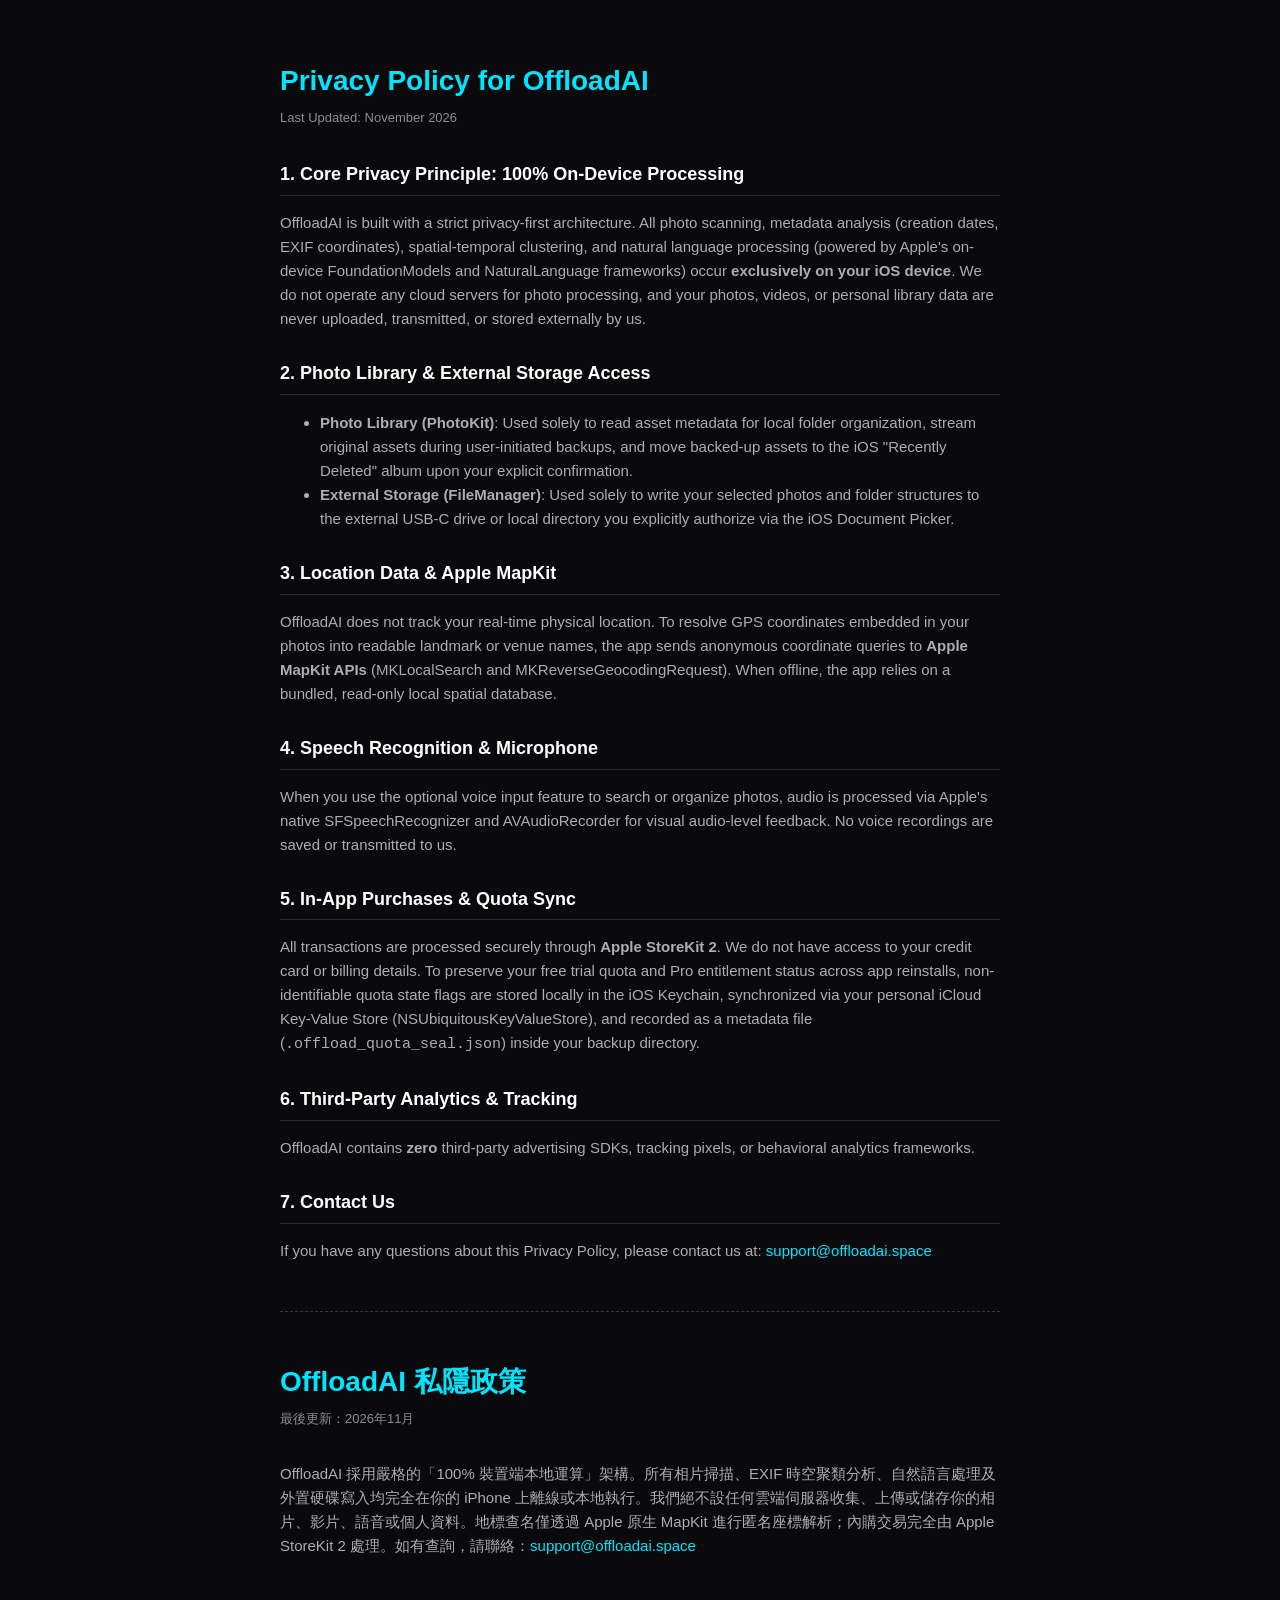
<file: privacy/index.html>
<!DOCTYPE html>
<html lang="en">
<head>
    <meta charset="UTF-8">
    <meta name="viewport" content="width=device-width, initial-scale=1.0">
    <title>Privacy Policy - OffloadAI</title>
    <style>
        body { font-family: -apple-system, BlinkMacSystemFont, "Segoe UI", Roboto, Helvetica, Arial, sans-serif; background: #0a0a0c; color: #e5e5ea; line-height: 1.6; max-width: 720px; margin: 0 auto; padding: 40px 20px; }
        h1 { color: #00e5ff; font-size: 28px; margin-bottom: 4px; }
        h2 { color: #ffffff; font-size: 18px; margin-top: 28px; border-bottom: 1px solid #2c2c2e; padding-bottom: 6px; }
        p, li { color: #aeaeb2; font-size: 15px; }
        .date { color: #8e8e93; font-size: 13px; margin-bottom: 32px; }
        a { color: #00e5ff; text-decoration: none; }
        .lang-divider { margin: 48px 0; border-top: 1px dashed #3a3a3c; }
    </style>
</head>
<body>
    <h1>Privacy Policy for OffloadAI</h1>
    <div class="date">Last Updated: November 2026</div>

    <h2>1. Core Privacy Principle: 100% On-Device Processing</h2>
    <p>OffloadAI is built with a strict privacy-first architecture. All photo scanning, metadata analysis (creation dates, EXIF coordinates), spatial-temporal clustering, and natural language processing (powered by Apple's on-device FoundationModels and NaturalLanguage frameworks) occur <strong>exclusively on your iOS device</strong>. We do not operate any cloud servers for photo processing, and your photos, videos, or personal library data are never uploaded, transmitted, or stored externally by us.</p>

    <h2>2. Photo Library & External Storage Access</h2>
    <ul>
        <li><strong>Photo Library (PhotoKit)</strong>: Used solely to read asset metadata for local folder organization, stream original assets during user-initiated backups, and move backed-up assets to the iOS "Recently Deleted" album upon your explicit confirmation.</li>
        <li><strong>External Storage (FileManager)</strong>: Used solely to write your selected photos and folder structures to the external USB-C drive or local directory you explicitly authorize via the iOS Document Picker.</li>
    </ul>

    <h2>3. Location Data & Apple MapKit</h2>
    <p>OffloadAI does not track your real-time physical location. To resolve GPS coordinates embedded in your photos into readable landmark or venue names, the app sends anonymous coordinate queries to <strong>Apple MapKit APIs</strong> (MKLocalSearch and MKReverseGeocodingRequest). When offline, the app relies on a bundled, read-only local spatial database.</p>

    <h2>4. Speech Recognition & Microphone</h2>
    <p>When you use the optional voice input feature to search or organize photos, audio is processed via Apple's native SFSpeechRecognizer and AVAudioRecorder for visual audio-level feedback. No voice recordings are saved or transmitted to us.</p>

    <h2>5. In-App Purchases & Quota Sync</h2>
    <p>All transactions are processed securely through <strong>Apple StoreKit 2</strong>. We do not have access to your credit card or billing details. To preserve your free trial quota and Pro entitlement status across app reinstalls, non-identifiable quota state flags are stored locally in the iOS Keychain, synchronized via your personal iCloud Key-Value Store (NSUbiquitousKeyValueStore), and recorded as a metadata file (<code>.offload_quota_seal.json</code>) inside your backup directory.</p>

    <h2>6. Third-Party Analytics & Tracking</h2>
    <p>OffloadAI contains <strong>zero</strong> third-party advertising SDKs, tracking pixels, or behavioral analytics frameworks.</p>

    <h2>7. Contact Us</h2>
    <p>If you have any questions about this Privacy Policy, please contact us at: <a href="mailto:support@offloadai.space">support@offloadai.space</a></p>

    <div class="lang-divider"></div>

    <h1>OffloadAI 私隱政策</h1>
    <div class="date">最後更新：2026年11月</div>
    <p>OffloadAI 採用嚴格的「100% 裝置端本地運算」架構。所有相片掃描、EXIF 時空聚類分析、自然語言處理及外置硬碟寫入均完全在你的 iPhone 上離線或本地執行。我們絕不設任何雲端伺服器收集、上傳或儲存你的相片、影片、語音或個人資料。地標查名僅透過 Apple 原生 MapKit 進行匿名座標解析；內購交易完全由 Apple StoreKit 2 處理。如有查詢，請聯絡：<a href="mailto:support@offloadai.space">support@offloadai.space</a></p>
</body>
</html>
</file>
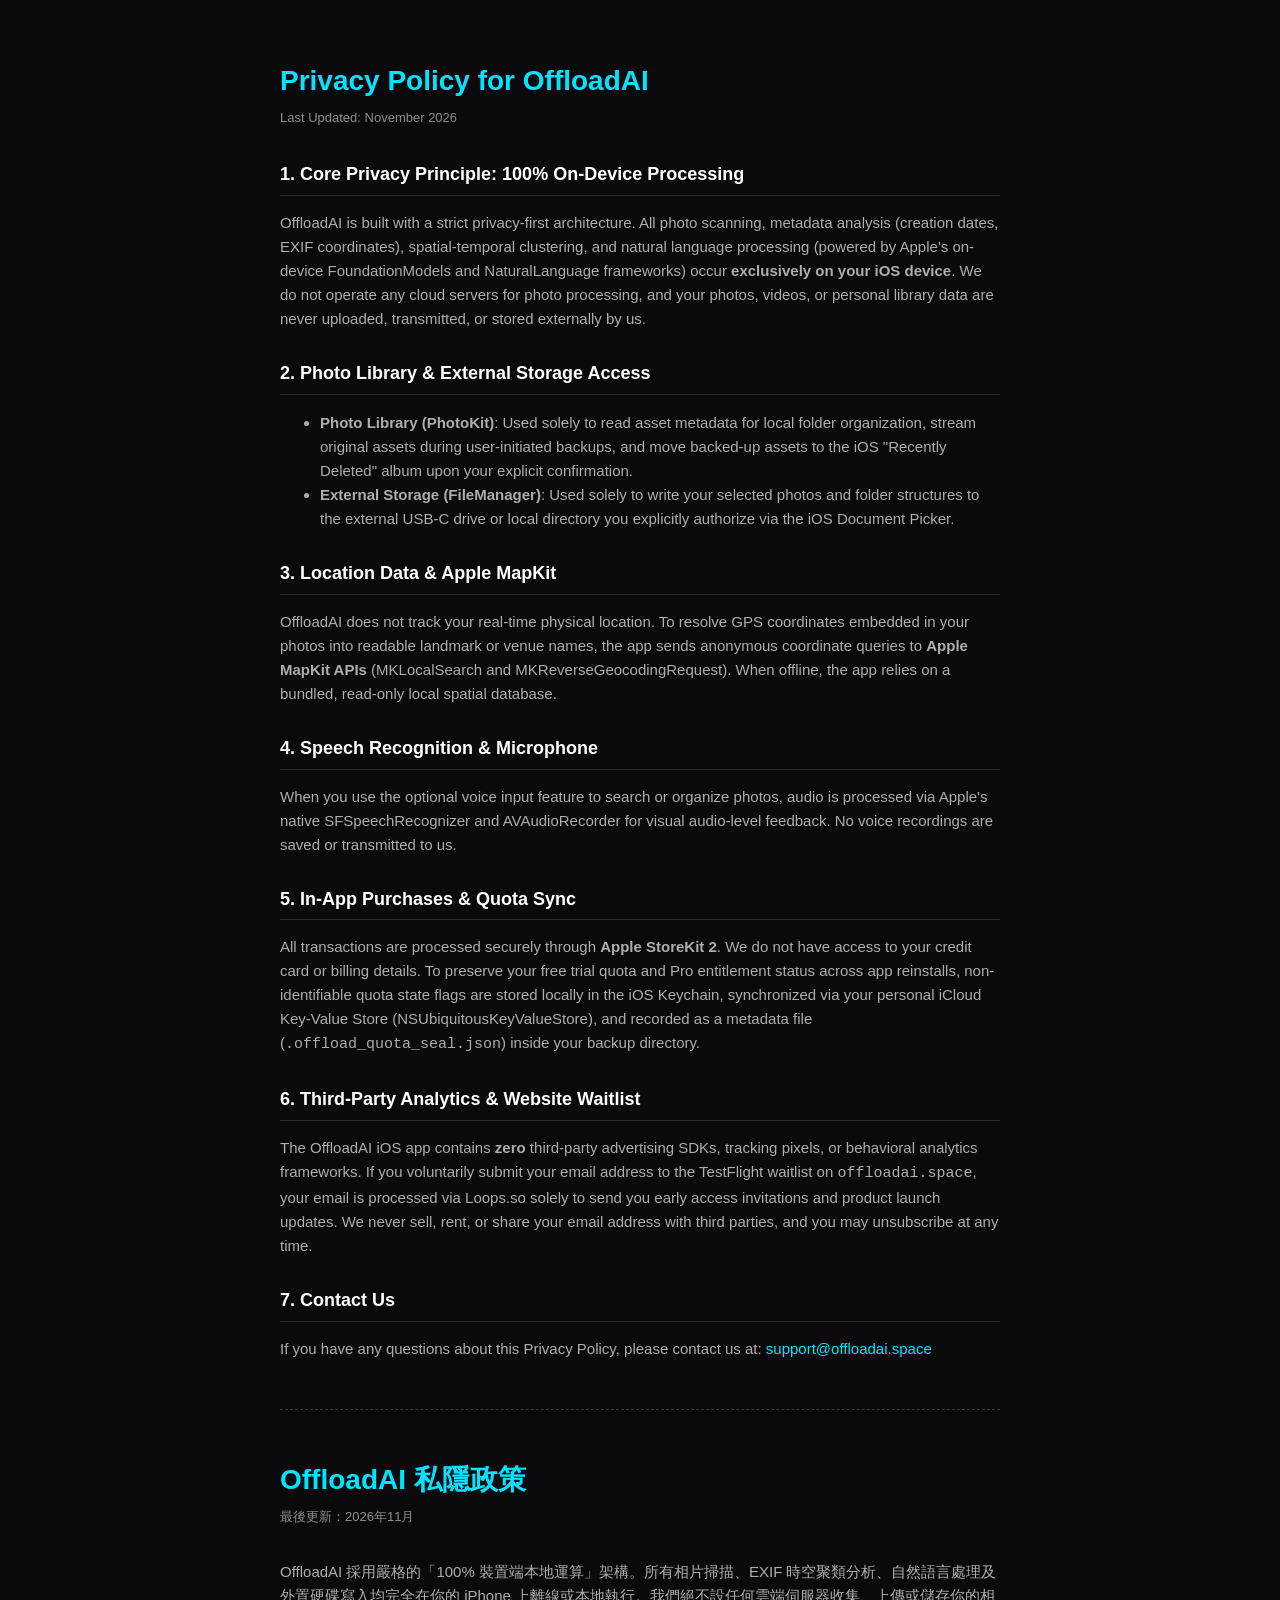
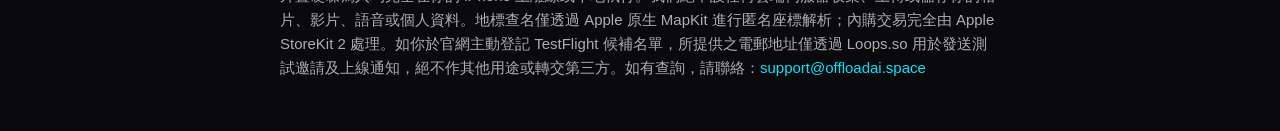
<file: privacy.html>
<!DOCTYPE html>
<html lang="en">
<head>
    <meta charset="UTF-8">
    <meta name="viewport" content="width=device-width, initial-scale=1.0">
    <title>Privacy Policy - OffloadAI</title>
    <style>
        body { font-family: -apple-system, BlinkMacSystemFont, "Segoe UI", Roboto, Helvetica, Arial, sans-serif; background: #0a0a0c; color: #e5e5ea; line-height: 1.6; max-width: 720px; margin: 0 auto; padding: 40px 20px; }
        h1 { color: #00e5ff; font-size: 28px; margin-bottom: 4px; }
        h2 { color: #ffffff; font-size: 18px; margin-top: 28px; border-bottom: 1px solid #2c2c2e; padding-bottom: 6px; }
        p, li { color: #aeaeb2; font-size: 15px; }
        .date { color: #8e8e93; font-size: 13px; margin-bottom: 32px; }
        a { color: #00e5ff; text-decoration: none; }
        .lang-divider { margin: 48px 0; border-top: 1px dashed #3a3a3c; }
    </style>
</head>
<body>
    <h1>Privacy Policy for OffloadAI</h1>
    <div class="date">Last Updated: November 2026</div>

    <h2>1. Core Privacy Principle: 100% On-Device Processing</h2>
    <p>OffloadAI is built with a strict privacy-first architecture. All photo scanning, metadata analysis (creation dates, EXIF coordinates), spatial-temporal clustering, and natural language processing (powered by Apple's on-device FoundationModels and NaturalLanguage frameworks) occur <strong>exclusively on your iOS device</strong>. We do not operate any cloud servers for photo processing, and your photos, videos, or personal library data are never uploaded, transmitted, or stored externally by us.</p>

    <h2>2. Photo Library & External Storage Access</h2>
    <ul>
        <li><strong>Photo Library (PhotoKit)</strong>: Used solely to read asset metadata for local folder organization, stream original assets during user-initiated backups, and move backed-up assets to the iOS "Recently Deleted" album upon your explicit confirmation.</li>
        <li><strong>External Storage (FileManager)</strong>: Used solely to write your selected photos and folder structures to the external USB-C drive or local directory you explicitly authorize via the iOS Document Picker.</li>
    </ul>

    <h2>3. Location Data & Apple MapKit</h2>
    <p>OffloadAI does not track your real-time physical location. To resolve GPS coordinates embedded in your photos into readable landmark or venue names, the app sends anonymous coordinate queries to <strong>Apple MapKit APIs</strong> (MKLocalSearch and MKReverseGeocodingRequest). When offline, the app relies on a bundled, read-only local spatial database.</p>

    <h2>4. Speech Recognition & Microphone</h2>
    <p>When you use the optional voice input feature to search or organize photos, audio is processed via Apple's native SFSpeechRecognizer and AVAudioRecorder for visual audio-level feedback. No voice recordings are saved or transmitted to us.</p>

    <h2>5. In-App Purchases & Quota Sync</h2>
    <p>All transactions are processed securely through <strong>Apple StoreKit 2</strong>. We do not have access to your credit card or billing details. To preserve your free trial quota and Pro entitlement status across app reinstalls, non-identifiable quota state flags are stored locally in the iOS Keychain, synchronized via your personal iCloud Key-Value Store (NSUbiquitousKeyValueStore), and recorded as a metadata file (<code>.offload_quota_seal.json</code>) inside your backup directory.</p>

    <h2>6. Third-Party Analytics & Website Waitlist</h2>
    <p>The OffloadAI iOS app contains <strong>zero</strong> third-party advertising SDKs, tracking pixels, or behavioral analytics frameworks. If you voluntarily submit your email address to the TestFlight waitlist on <code>offloadai.space</code>, your email is processed via Loops.so solely to send you early access invitations and product launch updates. We never sell, rent, or share your email address with third parties, and you may unsubscribe at any time.</p>

    <h2>7. Contact Us</h2>
    <p>If you have any questions about this Privacy Policy, please contact us at: <a href="mailto:support@offloadai.space">support@offloadai.space</a></p>

    <div class="lang-divider"></div>

    <h1>OffloadAI 私隱政策</h1>
    <div class="date">最後更新：2026年11月</div>
    <p>OffloadAI 採用嚴格的「100% 裝置端本地運算」架構。所有相片掃描、EXIF 時空聚類分析、自然語言處理及外置硬碟寫入均完全在你的 iPhone 上離線或本地執行。我們絕不設任何雲端伺服器收集、上傳或儲存你的相片、影片、語音或個人資料。地標查名僅透過 Apple 原生 MapKit 進行匿名座標解析；內購交易完全由 Apple StoreKit 2 處理。如你於官網主動登記 TestFlight 候補名單，所提供之電郵地址僅透過 Loops.so 用於發送測試邀請及上線通知，絕不作其他用途或轉交第三方。如有查詢，請聯絡：<a href="mailto:support@offloadai.space">support@offloadai.space</a></p>
</body>
</html>
</file>
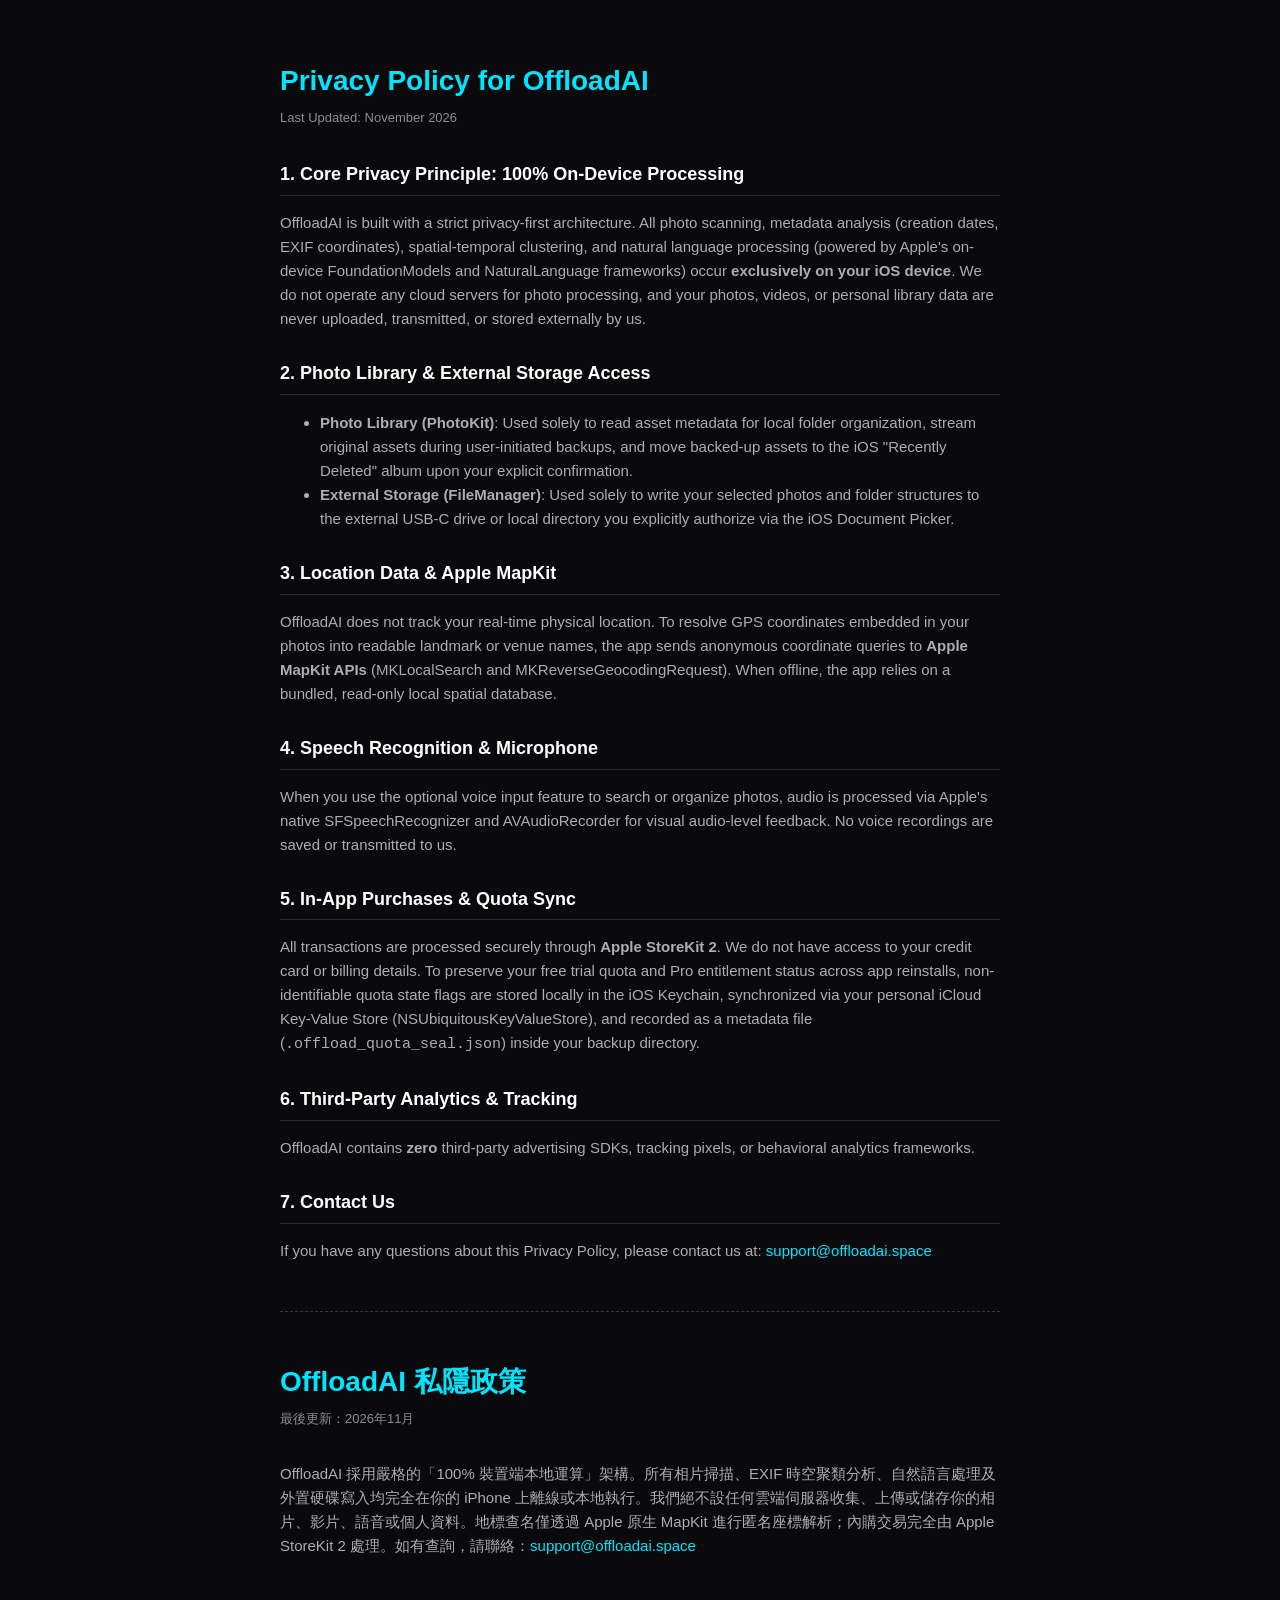
<file: privacy/privacy.html>
<!DOCTYPE html>
<html lang="en">
<head>
    <meta charset="UTF-8">
    <meta name="viewport" content="width=device-width, initial-scale=1.0">
    <title>Privacy Policy - OffloadAI</title>
    <style>
        body { font-family: -apple-system, BlinkMacSystemFont, "Segoe UI", Roboto, Helvetica, Arial, sans-serif; background: #0a0a0c; color: #e5e5ea; line-height: 1.6; max-width: 720px; margin: 0 auto; padding: 40px 20px; }
        h1 { color: #00e5ff; font-size: 28px; margin-bottom: 4px; }
        h2 { color: #ffffff; font-size: 18px; margin-top: 28px; border-bottom: 1px solid #2c2c2e; padding-bottom: 6px; }
        p, li { color: #aeaeb2; font-size: 15px; }
        .date { color: #8e8e93; font-size: 13px; margin-bottom: 32px; }
        a { color: #00e5ff; text-decoration: none; }
        .lang-divider { margin: 48px 0; border-top: 1px dashed #3a3a3c; }
    </style>
</head>
<body>
    <h1>Privacy Policy for OffloadAI</h1>
    <div class="date">Last Updated: November 2026</div>

    <h2>1. Core Privacy Principle: 100% On-Device Processing</h2>
    <p>OffloadAI is built with a strict privacy-first architecture. All photo scanning, metadata analysis (creation dates, EXIF coordinates), spatial-temporal clustering, and natural language processing (powered by Apple's on-device FoundationModels and NaturalLanguage frameworks) occur <strong>exclusively on your iOS device</strong>. We do not operate any cloud servers for photo processing, and your photos, videos, or personal library data are never uploaded, transmitted, or stored externally by us.</p>

    <h2>2. Photo Library & External Storage Access</h2>
    <ul>
        <li><strong>Photo Library (PhotoKit)</strong>: Used solely to read asset metadata for local folder organization, stream original assets during user-initiated backups, and move backed-up assets to the iOS "Recently Deleted" album upon your explicit confirmation.</li>
        <li><strong>External Storage (FileManager)</strong>: Used solely to write your selected photos and folder structures to the external USB-C drive or local directory you explicitly authorize via the iOS Document Picker.</li>
    </ul>

    <h2>3. Location Data & Apple MapKit</h2>
    <p>OffloadAI does not track your real-time physical location. To resolve GPS coordinates embedded in your photos into readable landmark or venue names, the app sends anonymous coordinate queries to <strong>Apple MapKit APIs</strong> (MKLocalSearch and MKReverseGeocodingRequest). When offline, the app relies on a bundled, read-only local spatial database.</p>

    <h2>4. Speech Recognition & Microphone</h2>
    <p>When you use the optional voice input feature to search or organize photos, audio is processed via Apple's native SFSpeechRecognizer and AVAudioRecorder for visual audio-level feedback. No voice recordings are saved or transmitted to us.</p>

    <h2>5. In-App Purchases & Quota Sync</h2>
    <p>All transactions are processed securely through <strong>Apple StoreKit 2</strong>. We do not have access to your credit card or billing details. To preserve your free trial quota and Pro entitlement status across app reinstalls, non-identifiable quota state flags are stored locally in the iOS Keychain, synchronized via your personal iCloud Key-Value Store (NSUbiquitousKeyValueStore), and recorded as a metadata file (<code>.offload_quota_seal.json</code>) inside your backup directory.</p>

    <h2>6. Third-Party Analytics & Tracking</h2>
    <p>OffloadAI contains <strong>zero</strong> third-party advertising SDKs, tracking pixels, or behavioral analytics frameworks.</p>

    <h2>7. Contact Us</h2>
    <p>If you have any questions about this Privacy Policy, please contact us at: <a href="mailto:support@offloadai.space">support@offloadai.space</a></p>

    <div class="lang-divider"></div>

    <h1>OffloadAI 私隱政策</h1>
    <div class="date">最後更新：2026年11月</div>
    <p>OffloadAI 採用嚴格的「100% 裝置端本地運算」架構。所有相片掃描、EXIF 時空聚類分析、自然語言處理及外置硬碟寫入均完全在你的 iPhone 上離線或本地執行。我們絕不設任何雲端伺服器收集、上傳或儲存你的相片、影片、語音或個人資料。地標查名僅透過 Apple 原生 MapKit 進行匿名座標解析；內購交易完全由 Apple StoreKit 2 處理。如有查詢，請聯絡：<a href="mailto:support@offloadai.space">support@offloadai.space</a></p>
</body>
</html>
</file>
<file: styles.css>
/*! tailwindcss v4.3.5 | MIT License | https://tailwindcss.com */
@layer properties{@supports (((-webkit-hyphens:none)) and (not (margin-trim:block))) or ((-moz-orient:inline) and (not (color:rgb(from red r g b)))){*,:before,:after,::backdrop{--tw-rotate-x:initial;--tw-rotate-y:initial;--tw-rotate-z:initial;--tw-skew-x:initial;--tw-skew-y:initial;--tw-border-style:solid;--tw-gradient-position:initial;--tw-gradient-from:#0000;--tw-gradient-via:#0000;--tw-gradient-to:#0000;--tw-gradient-stops:initial;--tw-gradient-via-stops:initial;--tw-gradient-from-position:0%;--tw-gradient-via-position:50%;--tw-gradient-to-position:100%;--tw-leading:initial;--tw-font-weight:initial;--tw-tracking:initial;--tw-shadow:0 0 #0000;--tw-shadow-color:initial;--tw-shadow-alpha:100%;--tw-inset-shadow:0 0 #0000;--tw-inset-shadow-color:initial;--tw-inset-shadow-alpha:100%;--tw-ring-color:initial;--tw-ring-shadow:0 0 #0000;--tw-inset-ring-color:initial;--tw-inset-ring-shadow:0 0 #0000;--tw-ring-inset:initial;--tw-ring-offset-width:0px;--tw-ring-offset-color:#fff;--tw-ring-offset-shadow:0 0 #0000;--tw-blur:initial;--tw-brightness:initial;--tw-contrast:initial;--tw-grayscale:initial;--tw-hue-rotate:initial;--tw-invert:initial;--tw-opacity:initial;--tw-saturate:initial;--tw-sepia:initial;--tw-drop-shadow:initial;--tw-drop-shadow-color:initial;--tw-drop-shadow-alpha:100%;--tw-drop-shadow-size:initial;--tw-backdrop-blur:initial;--tw-backdrop-brightness:initial;--tw-backdrop-contrast:initial;--tw-backdrop-grayscale:initial;--tw-backdrop-hue-rotate:initial;--tw-backdrop-invert:initial;--tw-backdrop-opacity:initial;--tw-backdrop-saturate:initial;--tw-backdrop-sepia:initial;--tw-duration:initial;--tw-scale-x:1;--tw-scale-y:1;--tw-scale-z:1}}}@layer theme{:root,:host{--font-sans:"Inter", -apple-system, BlinkMacSystemFont, "SF Pro Display", "San Francisco", "Segoe UI", sans-serif;--font-mono:"JetBrains Mono", "SF Mono", "Menlo", monospace;--color-amber-400:oklch(82.8% .189 84.429);--color-emerald-500:oklch(69.6% .17 162.48);--color-cyan-400:oklch(78.9% .154 211.53);--color-cyan-500:oklch(71.5% .143 215.221);--color-cyan-600:oklch(60.9% .126 221.723);--color-gray-100:oklch(96.7% .003 264.542);--color-gray-300:oklch(87.2% .01 258.338);--color-gray-400:oklch(70.7% .022 261.325);--color-gray-500:oklch(55.1% .027 264.364);--color-gray-600:oklch(44.6% .03 256.802);--color-gray-700:oklch(37.3% .034 259.733);--color-gray-800:oklch(27.8% .033 256.848);--color-gray-900:oklch(21% .034 264.665);--color-gray-950:oklch(13% .028 261.692);--color-black:#000;--color-white:#fff;--spacing:.25rem;--container-md:28rem;--container-2xl:42rem;--container-4xl:56rem;--container-5xl:64rem;--container-7xl:80rem;--text-xs:.75rem;--text-xs--line-height:calc(1 / .75);--text-sm:.875rem;--text-sm--line-height:calc(1.25 / .875);--text-base:1rem;--text-base--line-height:calc(1.5 / 1);--text-lg:1.125rem;--text-lg--line-height:calc(1.75 / 1.125);--text-xl:1.25rem;--text-xl--line-height:calc(1.75 / 1.25);--text-2xl:1.5rem;--text-2xl--line-height:calc(2 / 1.5);--text-4xl:2.25rem;--text-4xl--line-height:calc(2.5 / 2.25);--text-6xl:3.75rem;--text-6xl--line-height:1;--text-7xl:4.5rem;--text-7xl--line-height:1;--font-weight-light:300;--font-weight-medium:500;--font-weight-semibold:600;--font-weight-bold:700;--tracking-tight:-.025em;--tracking-wide:.025em;--tracking-wider:.05em;--leading-relaxed:1.625;--radius-2xl:1rem;--blur-md:12px;--blur-xl:24px;--default-transition-duration:.15s;--default-transition-timing-function:cubic-bezier(.4, 0, .2, 1);--default-font-family:var(--font-sans);--default-mono-font-family:var(--font-mono);--color-offload-black:#000;--color-offload-gray-dark:#1d1d1f;--color-offload-gray-light:#fbfbfd}}@layer base{*,:after,:before,::backdrop{box-sizing:border-box;border:0 solid;margin:0;padding:0}::file-selector-button{box-sizing:border-box;border:0 solid;margin:0;padding:0}html,:host{-webkit-text-size-adjust:100%;tab-size:4;line-height:1.5;font-family:var(--default-font-family,-apple-system, BlinkMacSystemFont, "Segoe UI", Roboto, "Helvetica Neue", "Noto Sans", Arial, sans-serif, "Apple Color Emoji", "Segoe UI Emoji", "Segoe UI Symbol", "Noto Color Emoji");font-feature-settings:var(--default-font-feature-settings,normal);font-variation-settings:var(--default-font-variation-settings,normal);-webkit-tap-highlight-color:transparent}hr{height:0;color:inherit;border-top-width:1px}abbr:where([title]){-webkit-text-decoration:underline dotted;text-decoration:underline dotted}h1,h2,h3,h4,h5,h6{font-size:inherit;font-weight:inherit}a{color:inherit;-webkit-text-decoration:inherit;-webkit-text-decoration:inherit;-webkit-text-decoration:inherit;text-decoration:inherit}b,strong{font-weight:bolder}code,kbd,samp,pre{font-family:var(--default-mono-font-family,ui-monospace, SFMono-Regular, Menlo, Monaco, Consolas, "Liberation Mono", "Courier New", monospace);font-feature-settings:var(--default-mono-font-feature-settings,normal);font-variation-settings:var(--default-mono-font-variation-settings,normal);font-size:1em}small{font-size:80%}sub,sup{vertical-align:baseline;font-size:75%;line-height:0;position:relative}sub{bottom:-.25em}sup{top:-.5em}table{text-indent:0;border-color:inherit;border-collapse:collapse}:-moz-focusring:where(:not(iframe)){outline:auto}progress{vertical-align:baseline}summary{display:list-item}ol,ul,menu{list-style:none}img,svg,video,canvas,audio,iframe,embed,object{vertical-align:middle;display:block}img,video{max-width:100%;height:auto}button,input,select,optgroup,textarea{font:inherit;font-feature-settings:inherit;font-variation-settings:inherit;letter-spacing:inherit;color:inherit;opacity:1;background-color:#0000;border-radius:0}::file-selector-button{font:inherit;font-feature-settings:inherit;font-variation-settings:inherit;letter-spacing:inherit;color:inherit;opacity:1;background-color:#0000;border-radius:0}:where(select:is([multiple],[size])) optgroup{font-weight:bolder}:where(select:is([multiple],[size])) optgroup option{padding-inline-start:20px}::file-selector-button{margin-inline-end:4px}::placeholder{opacity:1}@supports (not ((-webkit-appearance:-apple-pay-button))) or (contain-intrinsic-size:1px){::placeholder{color:currentColor}@supports (color:color-mix(in lab, red, red)){::placeholder{color:color-mix(in oklab, currentcolor 50%, transparent)}}}textarea{resize:vertical}::-webkit-search-decoration{-webkit-appearance:none}::-webkit-date-and-time-value{min-height:1lh;text-align:inherit}::-webkit-datetime-edit{display:inline-flex}::-webkit-datetime-edit-fields-wrapper{padding:0}::-webkit-datetime-edit{padding-block:0}::-webkit-datetime-edit-year-field{padding-block:0}::-webkit-datetime-edit-month-field{padding-block:0}::-webkit-datetime-edit-day-field{padding-block:0}::-webkit-datetime-edit-hour-field{padding-block:0}::-webkit-datetime-edit-minute-field{padding-block:0}::-webkit-datetime-edit-second-field{padding-block:0}::-webkit-datetime-edit-millisecond-field{padding-block:0}::-webkit-datetime-edit-meridiem-field{padding-block:0}::-webkit-calendar-picker-indicator{line-height:1}:-moz-ui-invalid{box-shadow:none}button,input:where([type=button],[type=reset],[type=submit]){appearance:button}::file-selector-button{appearance:button}::-webkit-inner-spin-button{height:auto}::-webkit-outer-spin-button{height:auto}[hidden]:where(:not([hidden=until-found])){display:none!important}}@layer components;@layer utilities{.pointer-events-auto{pointer-events:auto}.pointer-events-none{pointer-events:none}.absolute{position:absolute}.relative{position:relative}.inset-0{inset:0}.inset-x-6{inset-inline:calc(var(--spacing) * 6)}.top-3\.5{top:calc(var(--spacing) * 3.5)}.right-4{right:calc(var(--spacing) * 4)}.bottom-4{bottom:calc(var(--spacing) * 4)}.left-4{left:calc(var(--spacing) * 4)}.z-10{z-index:10}.z-20{z-index:20}.z-30{z-index:30}.z-50{z-index:50}.order-1{order:1}.order-2{order:2}.order-3{order:3}.mx-auto{margin-inline:auto}.mt-0\.5{margin-top:calc(var(--spacing) * .5)}.mt-2\.5{margin-top:calc(var(--spacing) * 2.5)}.mt-3{margin-top:calc(var(--spacing) * 3)}.mt-4{margin-top:calc(var(--spacing) * 4)}.mb-1{margin-bottom:var(--spacing)}.mb-5{margin-bottom:calc(var(--spacing) * 5)}.mb-10{margin-bottom:calc(var(--spacing) * 10)}.line-clamp-2{-webkit-line-clamp:2;-webkit-box-orient:vertical;display:-webkit-box;overflow:hidden}.block{display:block}.flex{display:flex}.grid{display:grid}.hidden{display:none}.h-4{height:calc(var(--spacing) * 4)}.h-7{height:calc(var(--spacing) * 7)}.h-9{height:calc(var(--spacing) * 9)}.h-\[440px\]{height:440px}.h-full{height:100%}.min-h-\[440px\]{min-height:440px}.min-h-screen{min-height:100vh}.w-4{width:calc(var(--spacing) * 4)}.w-7{width:calc(var(--spacing) * 7)}.w-9{width:calc(var(--spacing) * 9)}.w-full{width:100%}.max-w-2xl{max-width:var(--container-2xl)}.max-w-4xl{max-width:var(--container-4xl)}.max-w-5xl{max-width:var(--container-5xl)}.max-w-7xl{max-width:var(--container-7xl)}.max-w-\[1440px\]{max-width:1440px}.max-w-md{max-width:var(--container-md)}.flex-1{flex:1}.flex-shrink-0{flex-shrink:0}.flex-grow{flex-grow:1}.origin-top-left{transform-origin:0 0}.transform{transform:var(--tw-rotate-x, ) var(--tw-rotate-y, ) var(--tw-rotate-z, ) var(--tw-skew-x, ) var(--tw-skew-y, )}.cursor-grab{cursor:grab}.touch-none{touch-action:none}.resize{resize:both}.grid-cols-2{grid-template-columns:repeat(2,minmax(0,1fr))}.flex-col{flex-direction:column}.items-center{align-items:center}.justify-between{justify-content:space-between}.justify-center{justify-content:center}.justify-end{justify-content:flex-end}.gap-0\.5{gap:calc(var(--spacing) * .5)}.gap-1{gap:var(--spacing)}.gap-2{gap:calc(var(--spacing) * 2)}.gap-2\.5{gap:calc(var(--spacing) * 2.5)}.gap-3{gap:calc(var(--spacing) * 3)}.gap-5{gap:calc(var(--spacing) * 5)}.gap-7{gap:calc(var(--spacing) * 7)}.truncate{text-overflow:ellipsis;white-space:nowrap;overflow:hidden}.overflow-hidden{overflow:hidden}.scroll-smooth{scroll-behavior:smooth}.rounded-2xl{border-radius:var(--radius-2xl)}.rounded-\[7px\]{border-radius:7px}.rounded-\[42px\]{border-radius:42px}.rounded-full{border-radius:2147483647px}.border{border-style:var(--tw-border-style);border-width:1px}.border-t{border-top-style:var(--tw-border-style);border-top-width:1px}.border-black\/5{border-color:#0000000d}@supports (color:color-mix(in lab, red, red)){.border-black\/5{border-color:color-mix(in oklab, var(--color-black) 5%, transparent)}}.border-black\/10{border-color:#0000001a}@supports (color:color-mix(in lab, red, red)){.border-black\/10{border-color:color-mix(in oklab, var(--color-black) 10%, transparent)}}.border-white\/15{border-color:#ffffff26}@supports (color:color-mix(in lab, red, red)){.border-white\/15{border-color:color-mix(in oklab, var(--color-white) 15%, transparent)}}.bg-amber-400{background-color:var(--color-amber-400)}.bg-black{background-color:var(--color-black)}.bg-black\/5{background-color:#0000000d}@supports (color:color-mix(in lab, red, red)){.bg-black\/5{background-color:color-mix(in oklab, var(--color-black) 5%, transparent)}}.bg-black\/10{background-color:#0000001a}@supports (color:color-mix(in lab, red, red)){.bg-black\/10{background-color:color-mix(in oklab, var(--color-black) 10%, transparent)}}.bg-cyan-400{background-color:var(--color-cyan-400)}.bg-offload-gray-light{background-color:var(--color-offload-gray-light)}.bg-white\/10{background-color:#ffffff1a}@supports (color:color-mix(in lab, red, red)){.bg-white\/10{background-color:color-mix(in oklab, var(--color-white) 10%, transparent)}}.bg-gradient-to-b{--tw-gradient-position:to bottom in oklab;background-image:linear-gradient(var(--tw-gradient-stops))}.from-gray-950{--tw-gradient-from:var(--color-gray-950);--tw-gradient-stops:var(--tw-gradient-via-stops,var(--tw-gradient-position), var(--tw-gradient-from) var(--tw-gradient-from-position), var(--tw-gradient-to) var(--tw-gradient-to-position))}.via-gray-800{--tw-gradient-via:var(--color-gray-800);--tw-gradient-via-stops:var(--tw-gradient-position), var(--tw-gradient-from) var(--tw-gradient-from-position), var(--tw-gradient-via) var(--tw-gradient-via-position), var(--tw-gradient-to) var(--tw-gradient-to-position);--tw-gradient-stops:var(--tw-gradient-via-stops)}.to-gray-500{--tw-gradient-to:var(--color-gray-500);--tw-gradient-stops:var(--tw-gradient-via-stops,var(--tw-gradient-position), var(--tw-gradient-from) var(--tw-gradient-from-position), var(--tw-gradient-to) var(--tw-gradient-to-position))}.bg-clip-text{-webkit-background-clip:text;background-clip:text}.object-cover{object-fit:cover}.p-1{padding:var(--spacing)}.p-2\.5{padding:calc(var(--spacing) * 2.5)}.p-4{padding:calc(var(--spacing) * 4)}.px-2{padding-inline:calc(var(--spacing) * 2)}.px-2\.5{padding-inline:calc(var(--spacing) * 2.5)}.px-4{padding-inline:calc(var(--spacing) * 4)}.px-5{padding-inline:calc(var(--spacing) * 5)}.px-6{padding-inline:calc(var(--spacing) * 6)}.px-8{padding-inline:calc(var(--spacing) * 8)}.py-1{padding-block:var(--spacing)}.py-2\.5{padding-block:calc(var(--spacing) * 2.5)}.py-4{padding-block:calc(var(--spacing) * 4)}.py-8{padding-block:calc(var(--spacing) * 8)}.pt-2{padding-top:calc(var(--spacing) * 2)}.pt-5{padding-top:calc(var(--spacing) * 5)}.pb-1\.5{padding-bottom:calc(var(--spacing) * 1.5)}.pb-2{padding-bottom:calc(var(--spacing) * 2)}.pb-14{padding-bottom:calc(var(--spacing) * 14)}.text-center{text-align:center}.font-mono{font-family:var(--font-mono)}.text-4xl{font-size:var(--text-4xl);line-height:var(--tw-leading,var(--text-4xl--line-height))}.text-lg{font-size:var(--text-lg);line-height:var(--tw-leading,var(--text-lg--line-height))}.text-sm{font-size:var(--text-sm);line-height:var(--tw-leading,var(--text-sm--line-height))}.text-xs{font-size:var(--text-xs);line-height:var(--tw-leading,var(--text-xs--line-height))}.text-\[8\.5px\]{font-size:8.5px}.text-\[10\.5px\]{font-size:10.5px}.text-\[10px\]{font-size:10px}.text-\[11px\]{font-size:11px}.leading-\[1\.12\]{--tw-leading:1.12;line-height:1.12}.leading-\[1\.15\]{--tw-leading:1.15;line-height:1.15}.leading-relaxed{--tw-leading:var(--leading-relaxed);line-height:var(--leading-relaxed)}.font-bold{--tw-font-weight:var(--font-weight-bold);font-weight:var(--font-weight-bold)}.font-light{--tw-font-weight:var(--font-weight-light);font-weight:var(--font-weight-light)}.font-medium{--tw-font-weight:var(--font-weight-medium);font-weight:var(--font-weight-medium)}.font-semibold{--tw-font-weight:var(--font-weight-semibold);font-weight:var(--font-weight-semibold)}.tracking-tight{--tw-tracking:var(--tracking-tight);letter-spacing:var(--tracking-tight)}.tracking-wide{--tw-tracking:var(--tracking-wide);letter-spacing:var(--tracking-wide)}.tracking-wider{--tw-tracking:var(--tracking-wider);letter-spacing:var(--tracking-wider)}.whitespace-nowrap{white-space:nowrap}.text-amber-400{color:var(--color-amber-400)}.text-black{color:var(--color-black)}.text-cyan-400{color:var(--color-cyan-400)}.text-cyan-600{color:var(--color-cyan-600)}.text-emerald-500{color:var(--color-emerald-500)}.text-gray-300{color:var(--color-gray-300)}.text-gray-400{color:var(--color-gray-400)}.text-gray-500{color:var(--color-gray-500)}.text-gray-600{color:var(--color-gray-600)}.text-gray-700{color:var(--color-gray-700)}.text-gray-900{color:var(--color-gray-900)}.text-offload-gray-dark{color:var(--color-offload-gray-dark)}.text-transparent{color:#0000}.text-white{color:var(--color-white)}.text-white\/60{color:#fff9}@supports (color:color-mix(in lab, red, red)){.text-white\/60{color:color-mix(in oklab, var(--color-white) 60%, transparent)}}.text-white\/90{color:#ffffffe6}@supports (color:color-mix(in lab, red, red)){.text-white\/90{color:color-mix(in oklab, var(--color-white) 90%, transparent)}}.uppercase{text-transform:uppercase}.antialiased{-webkit-font-smoothing:antialiased;-moz-osx-font-smoothing:grayscale}.placeholder-gray-500::placeholder{color:var(--color-gray-500)}.opacity-80{opacity:.8}.opacity-85{opacity:.85}.shadow-\[0_0_12px_rgba\(0\,229\,255\,0\.25\)\]{--tw-shadow:0 0 12px var(--tw-shadow-color,#00e5ff40);box-shadow:var(--tw-inset-shadow), var(--tw-inset-ring-shadow), var(--tw-ring-offset-shadow), var(--tw-ring-shadow), var(--tw-shadow)}.shadow-\[0_0_20px_rgba\(251\,191\,36\,0\.35\)\]{--tw-shadow:0 0 20px var(--tw-shadow-color,#fbbf2459);box-shadow:var(--tw-inset-shadow), var(--tw-inset-ring-shadow), var(--tw-ring-offset-shadow), var(--tw-ring-shadow), var(--tw-shadow)}.shadow-\[0_10px_25px_-5px_rgba\(0\,0\,0\,0\.3\)\]{--tw-shadow:0 10px 25px -5px var(--tw-shadow-color,#0000004d);box-shadow:var(--tw-inset-shadow), var(--tw-inset-ring-shadow), var(--tw-ring-offset-shadow), var(--tw-ring-shadow), var(--tw-shadow)}.shadow-inner{--tw-shadow:inset 0 2px 4px 0 var(--tw-shadow-color,#0000000d);box-shadow:var(--tw-inset-shadow), var(--tw-inset-ring-shadow), var(--tw-ring-offset-shadow), var(--tw-ring-shadow), var(--tw-shadow)}.shadow-lg{--tw-shadow:0 10px 15px -3px var(--tw-shadow-color,#0000001a), 0 4px 6px -4px var(--tw-shadow-color,#0000001a);box-shadow:var(--tw-inset-shadow), var(--tw-inset-ring-shadow), var(--tw-ring-offset-shadow), var(--tw-ring-shadow), var(--tw-shadow)}.shadow-sm{--tw-shadow:0 1px 3px 0 var(--tw-shadow-color,#0000001a), 0 1px 2px -1px var(--tw-shadow-color,#0000001a);box-shadow:var(--tw-inset-shadow), var(--tw-inset-ring-shadow), var(--tw-ring-offset-shadow), var(--tw-ring-shadow), var(--tw-shadow)}.filter{filter:var(--tw-blur, ) var(--tw-brightness, ) var(--tw-contrast, ) var(--tw-grayscale, ) var(--tw-hue-rotate, ) var(--tw-invert, ) var(--tw-saturate, ) var(--tw-sepia, ) var(--tw-drop-shadow, )}.backdrop-blur-md{--tw-backdrop-blur:blur(var(--blur-md));-webkit-backdrop-filter:var(--tw-backdrop-blur, ) var(--tw-backdrop-brightness, ) var(--tw-backdrop-contrast, ) var(--tw-backdrop-grayscale, ) var(--tw-backdrop-hue-rotate, ) var(--tw-backdrop-invert, ) var(--tw-backdrop-opacity, ) var(--tw-backdrop-saturate, ) var(--tw-backdrop-sepia, );backdrop-filter:var(--tw-backdrop-blur, ) var(--tw-backdrop-brightness, ) var(--tw-backdrop-contrast, ) var(--tw-backdrop-grayscale, ) var(--tw-backdrop-hue-rotate, ) var(--tw-backdrop-invert, ) var(--tw-backdrop-opacity, ) var(--tw-backdrop-saturate, ) var(--tw-backdrop-sepia, )}.backdrop-blur-xl{--tw-backdrop-blur:blur(var(--blur-xl));-webkit-backdrop-filter:var(--tw-backdrop-blur, ) var(--tw-backdrop-brightness, ) var(--tw-backdrop-contrast, ) var(--tw-backdrop-grayscale, ) var(--tw-backdrop-hue-rotate, ) var(--tw-backdrop-invert, ) var(--tw-backdrop-opacity, ) var(--tw-backdrop-saturate, ) var(--tw-backdrop-sepia, );backdrop-filter:var(--tw-backdrop-blur, ) var(--tw-backdrop-brightness, ) var(--tw-backdrop-contrast, ) var(--tw-backdrop-grayscale, ) var(--tw-backdrop-hue-rotate, ) var(--tw-backdrop-invert, ) var(--tw-backdrop-opacity, ) var(--tw-backdrop-saturate, ) var(--tw-backdrop-sepia, )}.backdrop-filter{-webkit-backdrop-filter:var(--tw-backdrop-blur, ) var(--tw-backdrop-brightness, ) var(--tw-backdrop-contrast, ) var(--tw-backdrop-grayscale, ) var(--tw-backdrop-hue-rotate, ) var(--tw-backdrop-invert, ) var(--tw-backdrop-opacity, ) var(--tw-backdrop-saturate, ) var(--tw-backdrop-sepia, );backdrop-filter:var(--tw-backdrop-blur, ) var(--tw-backdrop-brightness, ) var(--tw-backdrop-contrast, ) var(--tw-backdrop-grayscale, ) var(--tw-backdrop-hue-rotate, ) var(--tw-backdrop-invert, ) var(--tw-backdrop-opacity, ) var(--tw-backdrop-saturate, ) var(--tw-backdrop-sepia, )}.transition{transition-property:color,background-color,border-color,outline-color,text-decoration-color,fill,stroke,--tw-gradient-from,--tw-gradient-via,--tw-gradient-to,opacity,box-shadow,transform,translate,scale,rotate,filter,-webkit-backdrop-filter,backdrop-filter,display,content-visibility,overlay,pointer-events;transition-timing-function:var(--tw-ease,var(--default-transition-timing-function));transition-duration:var(--tw-duration,var(--default-transition-duration))}.transition-all{transition-property:all;transition-timing-function:var(--tw-ease,var(--default-transition-timing-function));transition-duration:var(--tw-duration,var(--default-transition-duration))}.transition-colors{transition-property:color,background-color,border-color,outline-color,text-decoration-color,fill,stroke,--tw-gradient-from,--tw-gradient-via,--tw-gradient-to;transition-timing-function:var(--tw-ease,var(--default-transition-timing-function));transition-duration:var(--tw-duration,var(--default-transition-duration))}.duration-200{--tw-duration:.2s;transition-duration:.2s}.select-none{-webkit-user-select:none;user-select:none}.selection\:bg-cyan-500\/20 ::selection{background-color:#00b7d733}@supports (color:color-mix(in lab, red, red)){.selection\:bg-cyan-500\/20 ::selection{background-color:color-mix(in oklab, var(--color-cyan-500) 20%, transparent)}}.selection\:bg-cyan-500\/20::selection{background-color:#00b7d733}@supports (color:color-mix(in lab, red, red)){.selection\:bg-cyan-500\/20::selection{background-color:color-mix(in oklab, var(--color-cyan-500) 20%, transparent)}}.selection\:text-cyan-600 ::selection{color:var(--color-cyan-600)}.selection\:text-cyan-600::selection{color:var(--color-cyan-600)}@media (hover:hover){.hover\:scale-\[1\.03\]:hover{scale:1.03}.hover\:bg-black\/5:hover{background-color:#0000000d}@supports (color:color-mix(in lab, red, red)){.hover\:bg-black\/5:hover{background-color:color-mix(in oklab, var(--color-black) 5%, transparent)}}.hover\:bg-black\/10:hover{background-color:#0000001a}@supports (color:color-mix(in lab, red, red)){.hover\:bg-black\/10:hover{background-color:color-mix(in oklab, var(--color-black) 10%, transparent)}}.hover\:bg-cyan-500\/25:hover{background-color:#00b7d740}@supports (color:color-mix(in lab, red, red)){.hover\:bg-cyan-500\/25:hover{background-color:color-mix(in oklab, var(--color-cyan-500) 25%, transparent)}}.hover\:text-black:hover{color:var(--color-black)}}.focus\:border-cyan-500:focus{border-color:var(--color-cyan-500)}.focus\:bg-white:focus{background-color:var(--color-white)}.focus\:outline-none:focus{--tw-outline-style:none;outline-style:none}.active\:scale-90:active{--tw-scale-x:90%;--tw-scale-y:90%;--tw-scale-z:90%;scale:var(--tw-scale-x) var(--tw-scale-y)}.active\:scale-95:active{--tw-scale-x:95%;--tw-scale-y:95%;--tw-scale-z:95%;scale:var(--tw-scale-x) var(--tw-scale-y)}.active\:cursor-grabbing:active{cursor:grabbing}@media (min-width:40rem){.sm\:flex{display:flex}.sm\:hidden{display:none}.sm\:h-\[520px\]{height:520px}.sm\:w-auto{width:auto}.sm\:max-w-none{max-width:none}.sm\:flex-row{flex-direction:row}.sm\:flex-wrap{flex-wrap:wrap}.sm\:gap-6{gap:calc(var(--spacing) * 6)}.sm\:px-3\.5{padding-inline:calc(var(--spacing) * 3.5)}.sm\:px-8{padding-inline:calc(var(--spacing) * 8)}.sm\:py-2{padding-block:calc(var(--spacing) * 2)}.sm\:text-left{text-align:left}.sm\:text-6xl{font-size:var(--text-6xl);line-height:var(--tw-leading,var(--text-6xl--line-height))}.sm\:text-base{font-size:var(--text-base);line-height:var(--tw-leading,var(--text-base--line-height))}.sm\:text-sm{font-size:var(--text-sm);line-height:var(--tw-leading,var(--text-sm--line-height))}.sm\:text-xl{font-size:var(--text-xl);line-height:var(--tw-leading,var(--text-xl--line-height))}.sm\:text-\[13px\]{font-size:13px}.sm\:whitespace-nowrap{white-space:nowrap}}@media (min-width:48rem){.md\:mb-7{margin-bottom:calc(var(--spacing) * 7)}.md\:text-2xl{font-size:var(--text-2xl);line-height:var(--tw-leading,var(--text-2xl--line-height))}.md\:text-7xl{font-size:var(--text-7xl);line-height:var(--tw-leading,var(--text-7xl--line-height))}.md\:text-base{font-size:var(--text-base);line-height:var(--tw-leading,var(--text-base--line-height))}}@media (min-width:64rem){.lg\:h-\[558px\]{height:558px}.lg\:flex-1{flex:1}.lg\:flex-row{flex-direction:row}.lg\:flex-nowrap{flex-wrap:nowrap}.lg\:items-start{align-items:flex-start}.lg\:gap-2\.5{gap:calc(var(--spacing) * 2.5)}.lg\:gap-6{gap:calc(var(--spacing) * 6)}.lg\:px-4{padding-inline:calc(var(--spacing) * 4)}}@media (min-width:80rem){.xl\:gap-7{gap:calc(var(--spacing) * 7)}}.dark\:block:where(.dark,.dark *){display:block}.dark\:hidden:where(.dark,.dark *){display:none}.dark\:border-white\/10:where(.dark,.dark *){border-color:#ffffff1a}@supports (color:color-mix(in lab, red, red)){.dark\:border-white\/10:where(.dark,.dark *){border-color:color-mix(in oklab, var(--color-white) 10%, transparent)}}.dark\:border-white\/20:where(.dark,.dark *){border-color:#fff3}@supports (color:color-mix(in lab, red, red)){.dark\:border-white\/20:where(.dark,.dark *){border-color:color-mix(in oklab, var(--color-white) 20%, transparent)}}.dark\:bg-offload-black:where(.dark,.dark *){background-color:var(--color-offload-black)}.dark\:bg-white:where(.dark,.dark *){background-color:var(--color-white)}.dark\:bg-white\/10:where(.dark,.dark *){background-color:#ffffff1a}@supports (color:color-mix(in lab, red, red)){.dark\:bg-white\/10:where(.dark,.dark *){background-color:color-mix(in oklab, var(--color-white) 10%, transparent)}}.dark\:from-white:where(.dark,.dark *){--tw-gradient-from:var(--color-white);--tw-gradient-stops:var(--tw-gradient-via-stops,var(--tw-gradient-position), var(--tw-gradient-from) var(--tw-gradient-from-position), var(--tw-gradient-to) var(--tw-gradient-to-position))}.dark\:via-gray-100:where(.dark,.dark *){--tw-gradient-via:var(--color-gray-100);--tw-gradient-via-stops:var(--tw-gradient-position), var(--tw-gradient-from) var(--tw-gradient-from-position), var(--tw-gradient-via) var(--tw-gradient-via-position), var(--tw-gradient-to) var(--tw-gradient-to-position);--tw-gradient-stops:var(--tw-gradient-via-stops)}.dark\:to-\[\#86868b\]:where(.dark,.dark *){--tw-gradient-to:#86868b;--tw-gradient-stops:var(--tw-gradient-via-stops,var(--tw-gradient-position), var(--tw-gradient-from) var(--tw-gradient-from-position), var(--tw-gradient-to) var(--tw-gradient-to-position))}.dark\:text-\[\#a1a1a6\]:where(.dark,.dark *){color:#a1a1a6}.dark\:text-\[\#f5f5f7\]:where(.dark,.dark *){color:#f5f5f7}.dark\:text-black:where(.dark,.dark *){color:var(--color-black)}.dark\:text-cyan-400:where(.dark,.dark *){color:var(--color-cyan-400)}.dark\:text-gray-300:where(.dark,.dark *){color:var(--color-gray-300)}.dark\:text-gray-400:where(.dark,.dark *){color:var(--color-gray-400)}.dark\:text-gray-500:where(.dark,.dark *){color:var(--color-gray-500)}.dark\:text-white:where(.dark,.dark *){color:var(--color-white)}.dark\:text-white\/20:where(.dark,.dark *){color:#fff3}@supports (color:color-mix(in lab, red, red)){.dark\:text-white\/20:where(.dark,.dark *){color:color-mix(in oklab, var(--color-white) 20%, transparent)}}.dark\:shadow-\[0_0_25px_rgba\(255\,255\,255\,0\.25\)\]:where(.dark,.dark *){--tw-shadow:0 0 25px var(--tw-shadow-color,#ffffff40);box-shadow:var(--tw-inset-shadow), var(--tw-inset-ring-shadow), var(--tw-ring-offset-shadow), var(--tw-ring-shadow), var(--tw-shadow)}.dark\:selection\:bg-cyan-400\/30:where(.dark,.dark *) ::selection{background-color:#00d2ef4d}@supports (color:color-mix(in lab, red, red)){.dark\:selection\:bg-cyan-400\/30:where(.dark,.dark *) ::selection{background-color:color-mix(in oklab, var(--color-cyan-400) 30%, transparent)}}.dark\:selection\:bg-cyan-400\/30:where(.dark,.dark *)::selection{background-color:#00d2ef4d}@supports (color:color-mix(in lab, red, red)){.dark\:selection\:bg-cyan-400\/30:where(.dark,.dark *)::selection{background-color:color-mix(in oklab, var(--color-cyan-400) 30%, transparent)}}.dark\:selection\:text-white:where(.dark,.dark *) ::selection{color:var(--color-white)}.dark\:selection\:text-white:where(.dark,.dark *)::selection{color:var(--color-white)}@media (hover:hover){.dark\:hover\:bg-cyan-400\/25:where(.dark,.dark *):hover{background-color:#00d2ef40}@supports (color:color-mix(in lab, red, red)){.dark\:hover\:bg-cyan-400\/25:where(.dark,.dark *):hover{background-color:color-mix(in oklab, var(--color-cyan-400) 25%, transparent)}}.dark\:hover\:bg-white\/10:where(.dark,.dark *):hover{background-color:#ffffff1a}@supports (color:color-mix(in lab, red, red)){.dark\:hover\:bg-white\/10:where(.dark,.dark *):hover{background-color:color-mix(in oklab, var(--color-white) 10%, transparent)}}.dark\:hover\:bg-white\/15:where(.dark,.dark *):hover{background-color:#ffffff26}@supports (color:color-mix(in lab, red, red)){.dark\:hover\:bg-white\/15:where(.dark,.dark *):hover{background-color:color-mix(in oklab, var(--color-white) 15%, transparent)}}.dark\:hover\:bg-white\/20:where(.dark,.dark *):hover{background-color:#fff3}@supports (color:color-mix(in lab, red, red)){.dark\:hover\:bg-white\/20:where(.dark,.dark *):hover{background-color:color-mix(in oklab, var(--color-white) 20%, transparent)}}.dark\:hover\:text-white:where(.dark,.dark *):hover{color:var(--color-white)}}.dark\:focus\:border-cyan-400:where(.dark,.dark *):focus{border-color:var(--color-cyan-400)}.dark\:focus\:bg-white\/15:where(.dark,.dark *):focus{background-color:#ffffff26}@supports (color:color-mix(in lab, red, red)){.dark\:focus\:bg-white\/15:where(.dark,.dark *):focus{background-color:color-mix(in oklab, var(--color-white) 15%, transparent)}}}@property --tw-rotate-x{syntax:"*";inherits:false}@property --tw-rotate-y{syntax:"*";inherits:false}@property --tw-rotate-z{syntax:"*";inherits:false}@property --tw-skew-x{syntax:"*";inherits:false}@property --tw-skew-y{syntax:"*";inherits:false}@property --tw-border-style{syntax:"*";inherits:false;initial-value:solid}@property --tw-gradient-position{syntax:"*";inherits:false}@property --tw-gradient-from{syntax:"<color>";inherits:false;initial-value:#0000}@property --tw-gradient-via{syntax:"<color>";inherits:false;initial-value:#0000}@property --tw-gradient-to{syntax:"<color>";inherits:false;initial-value:#0000}@property --tw-gradient-stops{syntax:"*";inherits:false}@property --tw-gradient-via-stops{syntax:"*";inherits:false}@property --tw-gradient-from-position{syntax:"<length-percentage>";inherits:false;initial-value:0%}@property --tw-gradient-via-position{syntax:"<length-percentage>";inherits:false;initial-value:50%}@property --tw-gradient-to-position{syntax:"<length-percentage>";inherits:false;initial-value:100%}@property --tw-leading{syntax:"*";inherits:false}@property --tw-font-weight{syntax:"*";inherits:false}@property --tw-tracking{syntax:"*";inherits:false}@property --tw-shadow{syntax:"*";inherits:false;initial-value:0 0 #0000}@property --tw-shadow-color{syntax:"*";inherits:false}@property --tw-shadow-alpha{syntax:"<percentage>";inherits:false;initial-value:100%}@property --tw-inset-shadow{syntax:"*";inherits:false;initial-value:0 0 #0000}@property --tw-inset-shadow-color{syntax:"*";inherits:false}@property --tw-inset-shadow-alpha{syntax:"<percentage>";inherits:false;initial-value:100%}@property --tw-ring-color{syntax:"*";inherits:false}@property --tw-ring-shadow{syntax:"*";inherits:false;initial-value:0 0 #0000}@property --tw-inset-ring-color{syntax:"*";inherits:false}@property --tw-inset-ring-shadow{syntax:"*";inherits:false;initial-value:0 0 #0000}@property --tw-ring-inset{syntax:"*";inherits:false}@property --tw-ring-offset-width{syntax:"<length>";inherits:false;initial-value:0}@property --tw-ring-offset-color{syntax:"*";inherits:false;initial-value:#fff}@property --tw-ring-offset-shadow{syntax:"*";inherits:false;initial-value:0 0 #0000}@property --tw-blur{syntax:"*";inherits:false}@property --tw-brightness{syntax:"*";inherits:false}@property --tw-contrast{syntax:"*";inherits:false}@property --tw-grayscale{syntax:"*";inherits:false}@property --tw-hue-rotate{syntax:"*";inherits:false}@property --tw-invert{syntax:"*";inherits:false}@property --tw-opacity{syntax:"*";inherits:false}@property --tw-saturate{syntax:"*";inherits:false}@property --tw-sepia{syntax:"*";inherits:false}@property --tw-drop-shadow{syntax:"*";inherits:false}@property --tw-drop-shadow-color{syntax:"*";inherits:false}@property --tw-drop-shadow-alpha{syntax:"<percentage>";inherits:false;initial-value:100%}@property --tw-drop-shadow-size{syntax:"*";inherits:false}@property --tw-backdrop-blur{syntax:"*";inherits:false}@property --tw-backdrop-brightness{syntax:"*";inherits:false}@property --tw-backdrop-contrast{syntax:"*";inherits:false}@property --tw-backdrop-grayscale{syntax:"*";inherits:false}@property --tw-backdrop-hue-rotate{syntax:"*";inherits:false}@property --tw-backdrop-invert{syntax:"*";inherits:false}@property --tw-backdrop-opacity{syntax:"*";inherits:false}@property --tw-backdrop-saturate{syntax:"*";inherits:false}@property --tw-backdrop-sepia{syntax:"*";inherits:false}@property --tw-duration{syntax:"*";inherits:false}@property --tw-scale-x{syntax:"*";inherits:false;initial-value:1}@property --tw-scale-y{syntax:"*";inherits:false;initial-value:1}@property --tw-scale-z{syntax:"*";inherits:false;initial-value:1}
</file>
